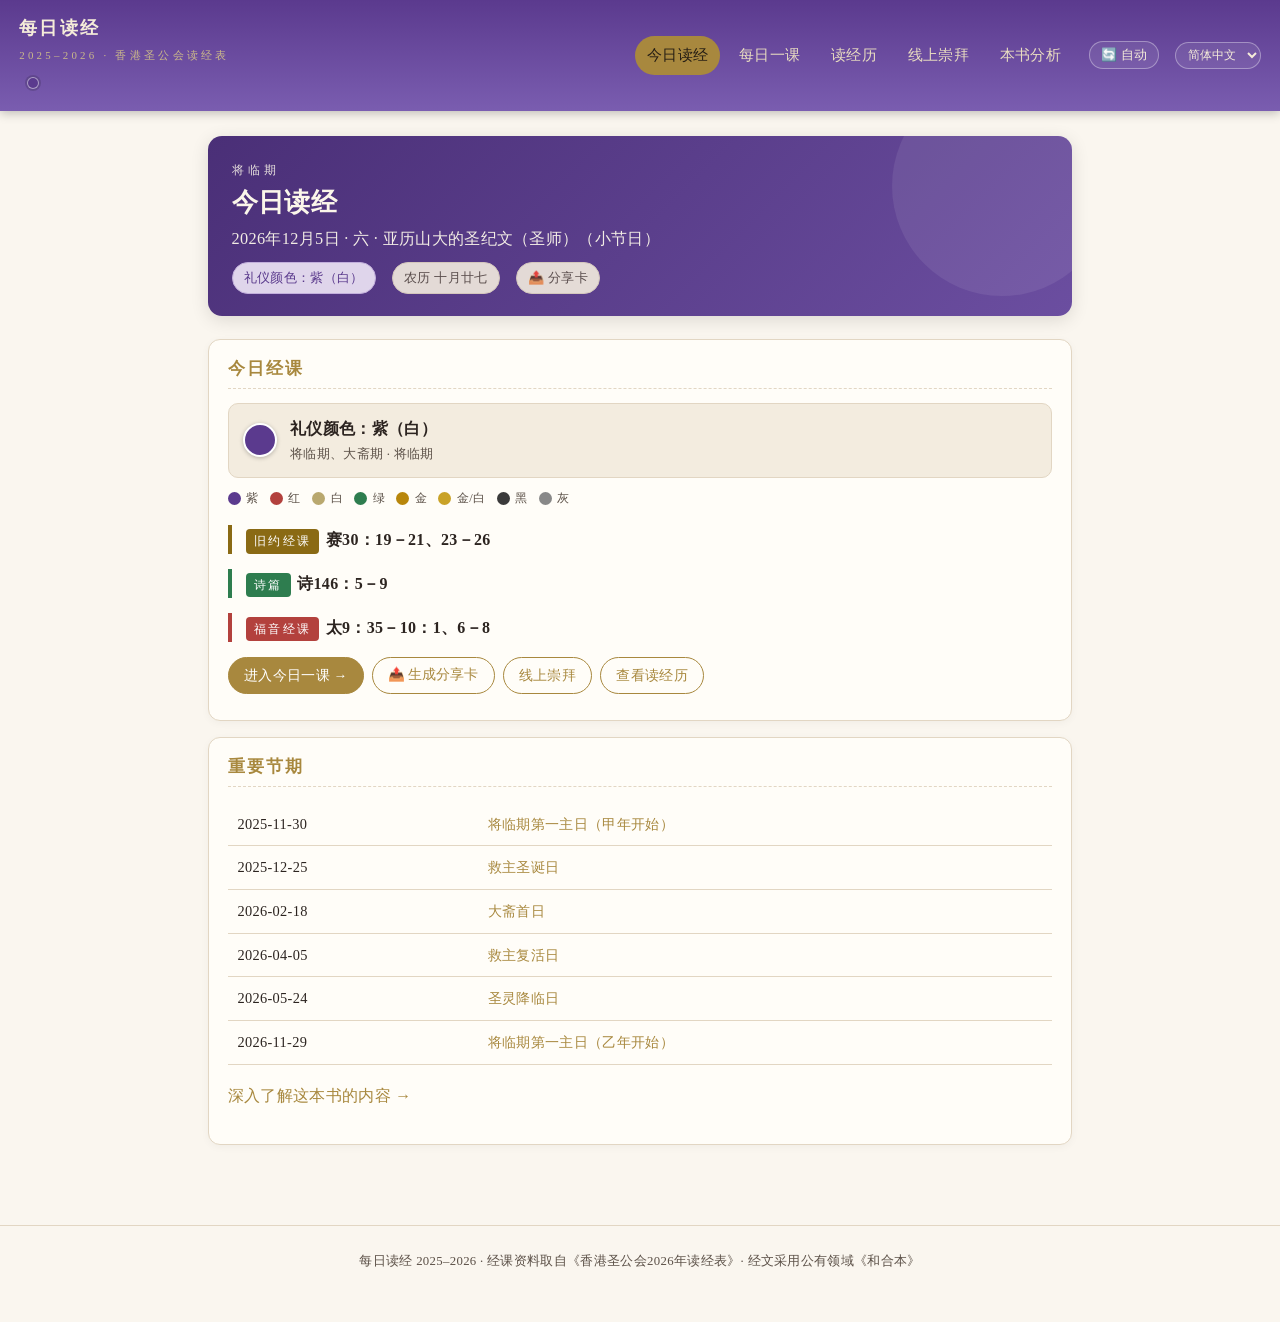
<file: index.html>
<!DOCTYPE html>
<html lang="zh-Hans">
<head>
<meta charset="UTF-8">
<meta name="viewport" content="width=device-width, initial-scale=1">
<title>今日读经 · 每日读经 2025–2026</title>
<link rel="stylesheet" href="css/style.css?v20260813c">
</head>
<body>
<header class="site" id="site-header"></header>
<main id="app">
  <div id="hero"></div>
  <div id="today"></div>
  <div id="quick"></div>
</main>
<div class="modal-overlay hidden" id="share-modal">
  <div class="modal">
    <h3>今日读经分享卡</h3>
    <div class="card-preview"><img id="share-card-img" alt="今日读经分享卡"></div>
    <div class="btnrow">
      <button class="btn primary" id="share-save">💾 保存图片</button>
      <button class="btn" id="share-share">📤 分享</button>
      <button class="btn" id="share-close">关闭</button>
    </div>
    <p class="note" id="share-status"></p>
    <p class="note" id="share-longpress"></p>
  </div>
</div>
<footer class="site">
  每日读经 2025–2026 · 经课资料取自《香港圣公会2026年读经表》· 经文采用公有领域《和合本》
</footer>
<script src="js/zhconv.js?v20260813c"></script>
<script src="js/i18n.js?v20260813c"></script>
<script src="js/common.js?v20260813c"></script>
<script src="js/refs.js?v20260813c"></script>
<script src="js/bible.js?v20260813c"></script>
<script src="js/edge-tts.js?v20260813c"></script>
<script src="js/tts.js?v20260813c"></script>
<script src="js/commentary.js?v20260813c"></script>
<script src="js/sharecard.js?v20260813c"></script>
<script src="js/index.js?v20260813c"></script>
</body>
</html>
</file>
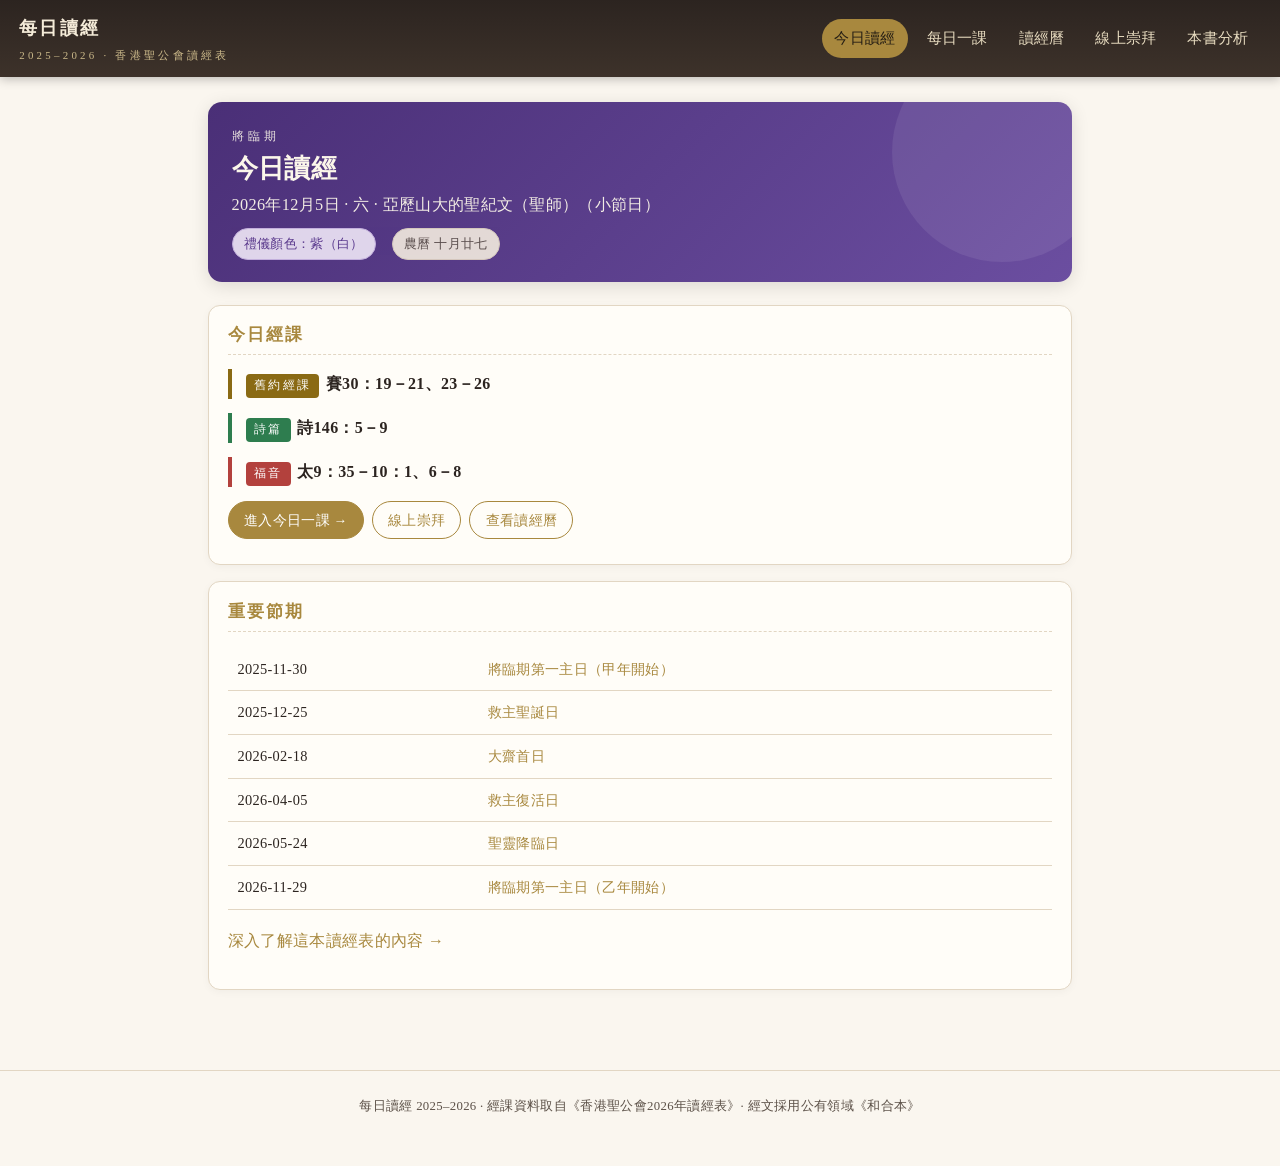
<file: site/index.html>
<!DOCTYPE html>
<html lang="zh-Hant">
<head>
<meta charset="UTF-8">
<meta name="viewport" content="width=device-width, initial-scale=1">
<title>今日讀經 · 每日讀經 2025–2026</title>
<link rel="stylesheet" href="css/style.css">
</head>
<body>
<header class="site" id="site-header"></header>
<main id="app">
  <div id="hero"></div>
  <div id="today"></div>
  <div id="quick"></div>
</main>
<footer class="site">
  每日讀經 2025–2026 · 經課資料取自《香港聖公會2026年讀經表》· 經文採用公有領域《和合本》
</footer>
<script src="js/common.js"></script>
<script src="js/refs.js"></script>
<script src="js/bible.js"></script>
<script src="js/tts.js"></script>
<script src="js/commentary.js"></script>
<script src="js/index.js"></script>
</body>
</html>
</file>
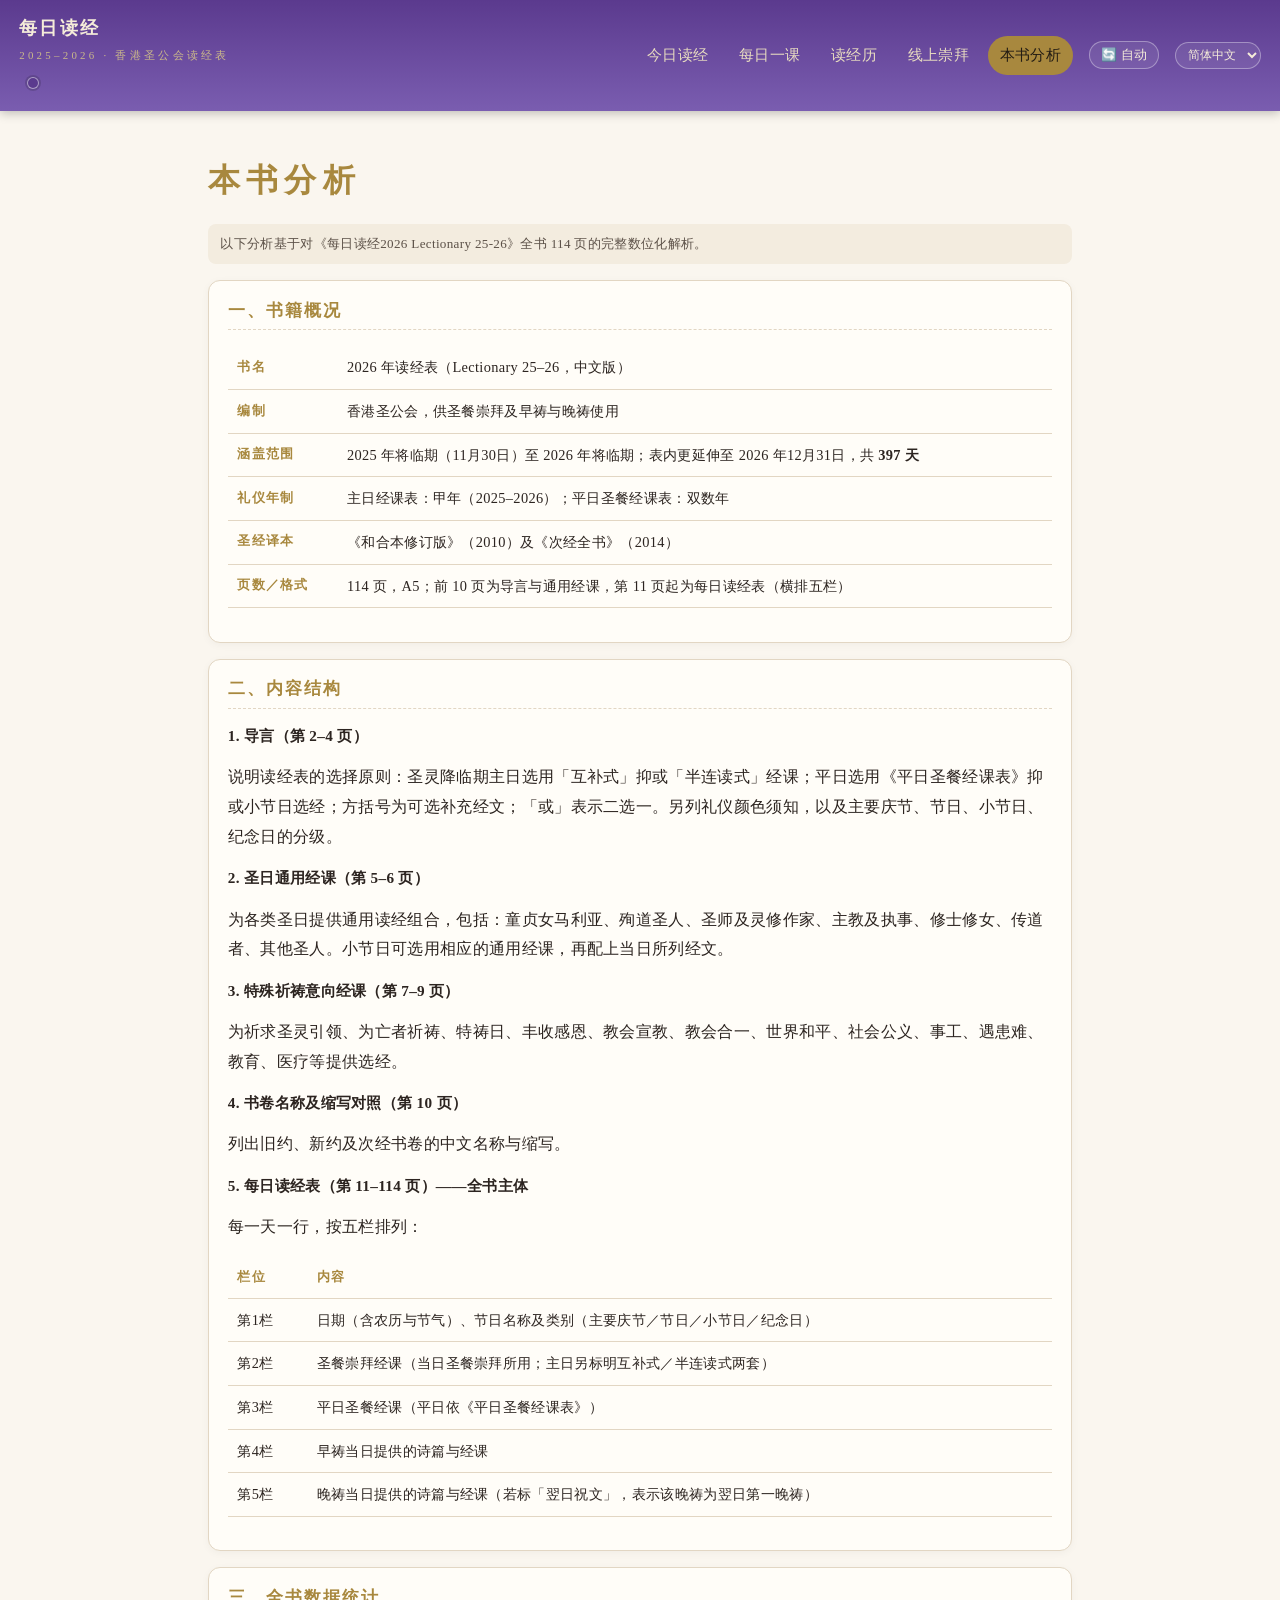
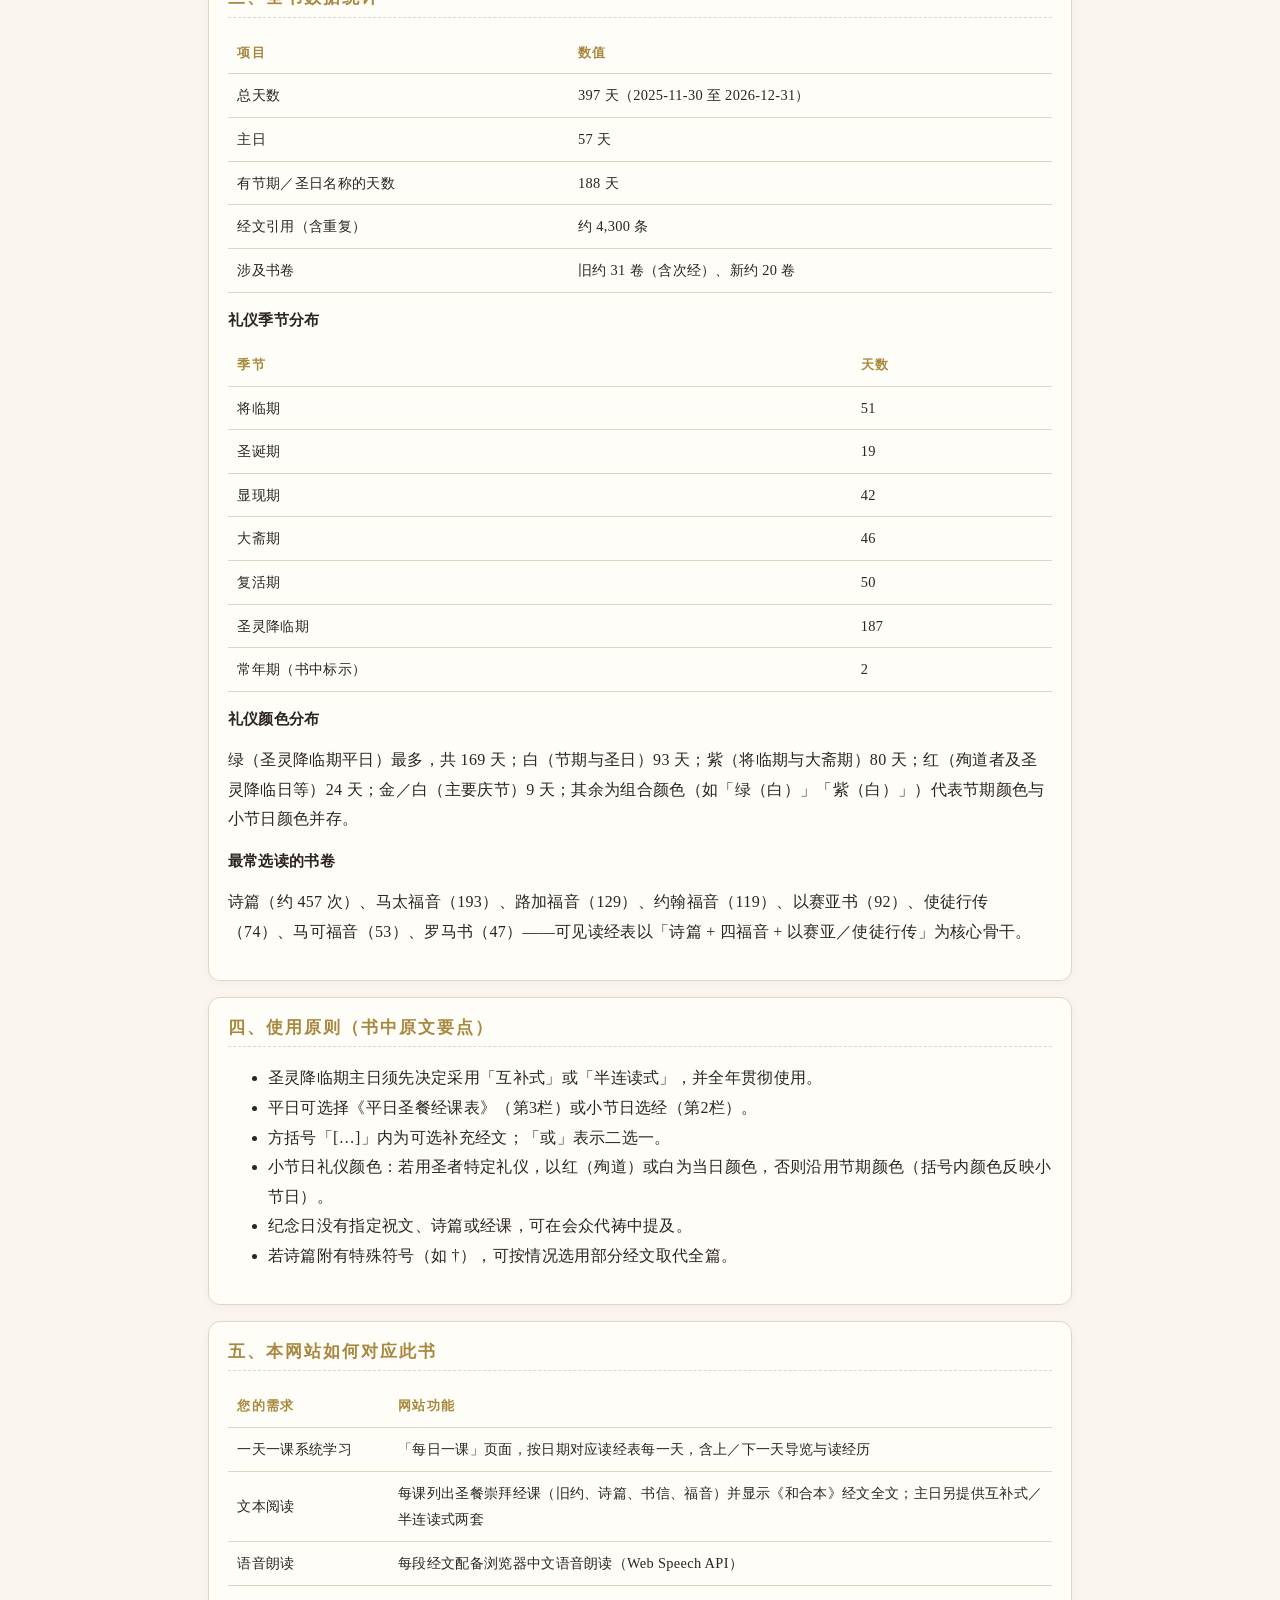
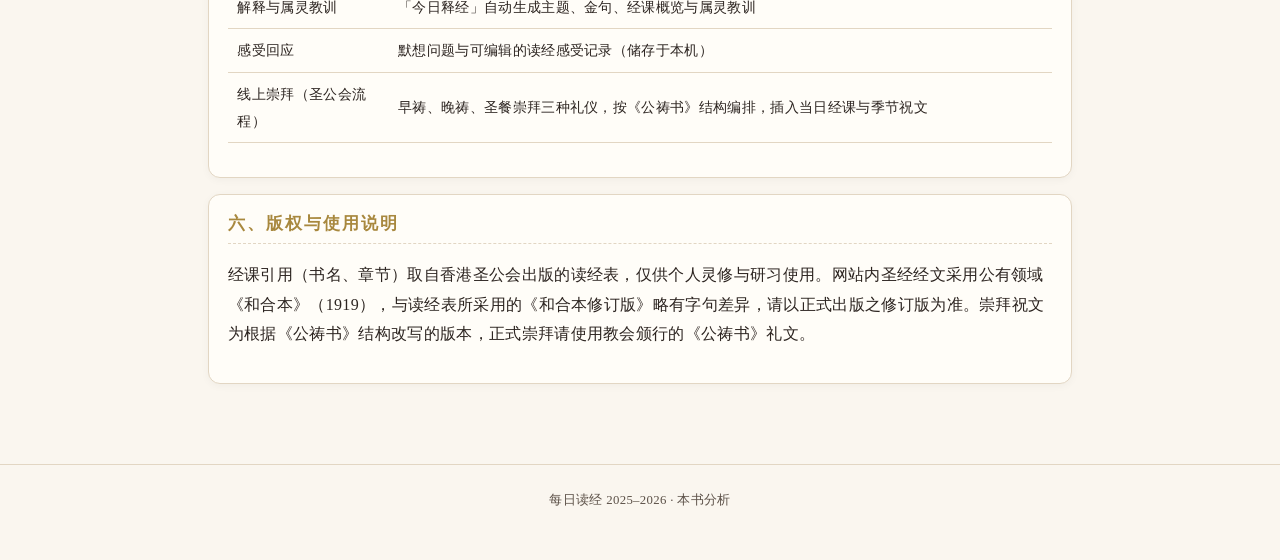
<file: about.html>
<!DOCTYPE html>
<html lang="zh-Hans">
<head>
<meta charset="UTF-8">
<meta name="viewport" content="width=device-width, initial-scale=1">
<title>本书分析 · 每日读经 2025–2026</title>
<link rel="stylesheet" href="css/style.css?v20260813c">
</head>
<body>
<header class="site" id="site-header"></header>
<main>
  <h1 style="color:var(--gold);letter-spacing:.2em">本书分析</h1>
  <p class="note">以下分析基于对《每日读经2026 Lectionary 25-26》全书 114 页的完整数位化解析。</p>

  <section class="card">
    <h2>一、书籍概况</h2>
    <table class="stats">
      <tr><th>书名</th><td>2026 年读经表（Lectionary 25–26，中文版）</td></tr>
      <tr><th>编制</th><td>香港圣公会，供圣餐崇拜及早祷与晚祷使用</td></tr>
      <tr><th>涵盖范围</th><td>2025 年将临期（11月30日）至 2026 年将临期；表内更延伸至 2026 年12月31日，共 <b>397 天</b></td></tr>
      <tr><th>礼仪年制</th><td>主日经课表：甲年（2025–2026）；平日圣餐经课表：双数年</td></tr>
      <tr><th>圣经译本</th><td>《和合本修订版》（2010）及《次经全书》（2014）</td></tr>
      <tr><th>页数／格式</th><td>114 页，A5；前 10 页为导言与通用经课，第 11 页起为每日读经表（横排五栏）</td></tr>
    </table>
  </section>

  <section class="card">
    <h2>二、内容结构</h2>
    <h3>1. 导言（第 2–4 页）</h3>
    <p>说明读经表的选择原则：圣灵降临期主日选用「互补式」抑或「半连读式」经课；平日选用《平日圣餐经课表》抑或小节日选经；方括号为可选补充经文；「或」表示二选一。另列礼仪颜色须知，以及主要庆节、节日、小节日、纪念日的分级。</p>
    <h3>2. 圣日通用经课（第 5–6 页）</h3>
    <p>为各类圣日提供通用读经组合，包括：童贞女马利亚、殉道圣人、圣师及灵修作家、主教及执事、修士修女、传道者、其他圣人。小节日可选用相应的通用经课，再配上当日所列经文。</p>
    <h3>3. 特殊祈祷意向经课（第 7–9 页）</h3>
    <p>为祈求圣灵引领、为亡者祈祷、特祷日、丰收感恩、教会宣教、教会合一、世界和平、社会公义、事工、遇患难、教育、医疗等提供选经。</p>
    <h3>4. 书卷名称及缩写对照（第 10 页）</h3>
    <p>列出旧约、新约及次经书卷的中文名称与缩写。</p>
    <h3>5. 每日读经表（第 11–114 页）——全书主体</h3>
    <p>每一天一行，按五栏排列：</p>
    <table class="stats">
      <tr><th>栏位</th><th>内容</th></tr>
      <tr><td>第1栏</td><td>日期（含农历与节气）、节日名称及类别（主要庆节／节日／小节日／纪念日）</td></tr>
      <tr><td>第2栏</td><td>圣餐崇拜经课（当日圣餐崇拜所用；主日另标明互补式／半连读式两套）</td></tr>
      <tr><td>第3栏</td><td>平日圣餐经课（平日依《平日圣餐经课表》）</td></tr>
      <tr><td>第4栏</td><td>早祷当日提供的诗篇与经课</td></tr>
      <tr><td>第5栏</td><td>晚祷当日提供的诗篇与经课（若标「翌日祝文」，表示该晚祷为翌日第一晚祷）</td></tr>
    </table>
  </section>

  <section class="card">
    <h2>三、全书数据统计</h2>
    <table class="stats">
      <tr><th>项目</th><th>数值</th></tr>
      <tr><td>总天数</td><td>397 天（2025-11-30 至 2026-12-31）</td></tr>
      <tr><td>主日</td><td>57 天</td></tr>
      <tr><td>有节期／圣日名称的天数</td><td>188 天</td></tr>
      <tr><td>经文引用（含重复）</td><td>约 4,300 条</td></tr>
      <tr><td>涉及书卷</td><td>旧约 31 卷（含次经）、新约 20 卷</td></tr>
    </table>
    <h3>礼仪季节分布</h3>
    <table class="stats">
      <tr><th>季节</th><th>天数</th></tr>
      <tr><td>将临期</td><td>51</td></tr>
      <tr><td>圣诞期</td><td>19</td></tr>
      <tr><td>显现期</td><td>42</td></tr>
      <tr><td>大斋期</td><td>46</td></tr>
      <tr><td>复活期</td><td>50</td></tr>
      <tr><td>圣灵降临期</td><td>187</td></tr>
      <tr><td>常年期（书中标示）</td><td>2</td></tr>
    </table>
    <h3>礼仪颜色分布</h3>
    <p>绿（圣灵降临期平日）最多，共 169 天；白（节期与圣日）93 天；紫（将临期与大斋期）80 天；红（殉道者及圣灵降临日等）24 天；金／白（主要庆节）9 天；其余为组合颜色（如「绿（白）」「紫（白）」）代表节期颜色与小节日颜色并存。</p>
    <h3>最常选读的书卷</h3>
    <p>诗篇（约 457 次）、马太福音（193）、路加福音（129）、约翰福音（119）、以赛亚书（92）、使徒行传（74）、马可福音（53）、罗马书（47）——可见读经表以「诗篇 + 四福音 + 以赛亚／使徒行传」为核心骨干。</p>
  </section>

  <section class="card">
    <h2>四、使用原则（书中原文要点）</h2>
    <ul>
      <li>圣灵降临期主日须先决定采用「互补式」或「半连读式」，并全年贯彻使用。</li>
      <li>平日可选择《平日圣餐经课表》（第3栏）或小节日选经（第2栏）。</li>
      <li>方括号「[…]」内为可选补充经文；「或」表示二选一。</li>
      <li>小节日礼仪颜色：若用圣者特定礼仪，以红（殉道）或白为当日颜色，否则沿用节期颜色（括号内颜色反映小节日）。</li>
      <li>纪念日没有指定祝文、诗篇或经课，可在会众代祷中提及。</li>
      <li>若诗篇附有特殊符号（如 †），可按情况选用部分经文取代全篇。</li>
    </ul>
  </section>

  <section class="card">
    <h2>五、本网站如何对应此书</h2>
    <table class="stats">
      <tr><th>您的需求</th><th>网站功能</th></tr>
      <tr><td>一天一课系统学习</td><td>「每日一课」页面，按日期对应读经表每一天，含上／下一天导览与读经历</td></tr>
      <tr><td>文本阅读</td><td>每课列出圣餐崇拜经课（旧约、诗篇、书信、福音）并显示《和合本》经文全文；主日另提供互补式／半连读式两套</td></tr>
      <tr><td>语音朗读</td><td>每段经文配备浏览器中文语音朗读（Web Speech API）</td></tr>
      <tr><td>解释与属灵教训</td><td>「今日释经」自动生成主题、金句、经课概览与属灵教训</td></tr>
      <tr><td>感受回应</td><td>默想问题与可编辑的读经感受记录（储存于本机）</td></tr>
      <tr><td>线上崇拜（圣公会流程）</td><td>早祷、晚祷、圣餐崇拜三种礼仪，按《公祷书》结构编排，插入当日经课与季节祝文</td></tr>
    </table>
  </section>

  <section class="card">
    <h2>六、版权与使用说明</h2>
    <p>经课引用（书名、章节）取自香港圣公会出版的读经表，仅供个人灵修与研习使用。网站内圣经经文采用公有领域《和合本》（1919），与读经表所采用的《和合本修订版》略有字句差异，请以正式出版之修订版为准。崇拜祝文为根据《公祷书》结构改写的版本，正式崇拜请使用教会颁行的《公祷书》礼文。</p>
  </section>
</main>
<footer class="site">每日读经 2025–2026 · 本书分析</footer>
<script src="js/zhconv.js?v20260813c"></script>
<script src="js/i18n.js?v20260813c"></script>
<script src="js/common.js?v20260813c"></script>
<script src="js/about.js?v20260813c"></script>
</body>
</html>
</file>
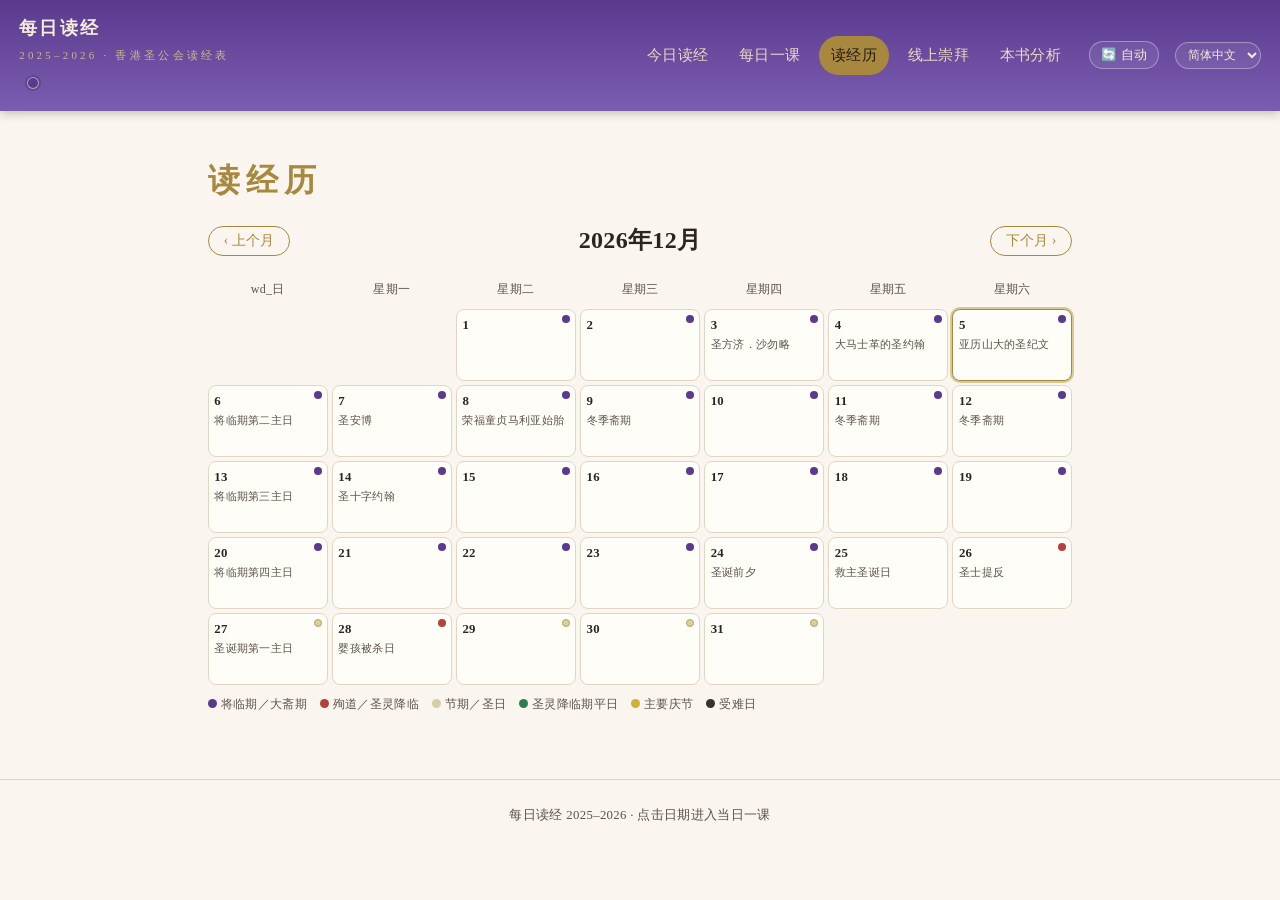
<file: calendar.html>
<!DOCTYPE html>
<html lang="zh-Hans">
<head>
<meta charset="UTF-8">
<meta name="viewport" content="width=device-width, initial-scale=1">
<title>读经历 · 每日读经 2025–2026</title>
<link rel="stylesheet" href="css/style.css?v20260813c">
</head>
<body>
<header class="site" id="site-header"></header>
<main>
  <h1 style="color:var(--gold);letter-spacing:.2em">读经历</h1>
  <div class="month-nav">
    <button class="btn" id="prev-month">‹ 上个月</button>
    <h2 id="month-title"></h2>
    <button class="btn" id="next-month">下个月 ›</button>
  </div>
  <div class="grid" id="grid"></div>
  <div class="cal-legend" id="legend"></div>
</main>
<footer class="site">每日读经 2025–2026 · 点击日期进入当日一课</footer>
<script src="js/zhconv.js?v20260813c"></script>
<script src="js/i18n.js?v20260813c"></script>
<script src="js/common.js?v20260813c"></script>
<script src="js/calendar.js?v20260813c"></script>
</body>
</html>
</file>
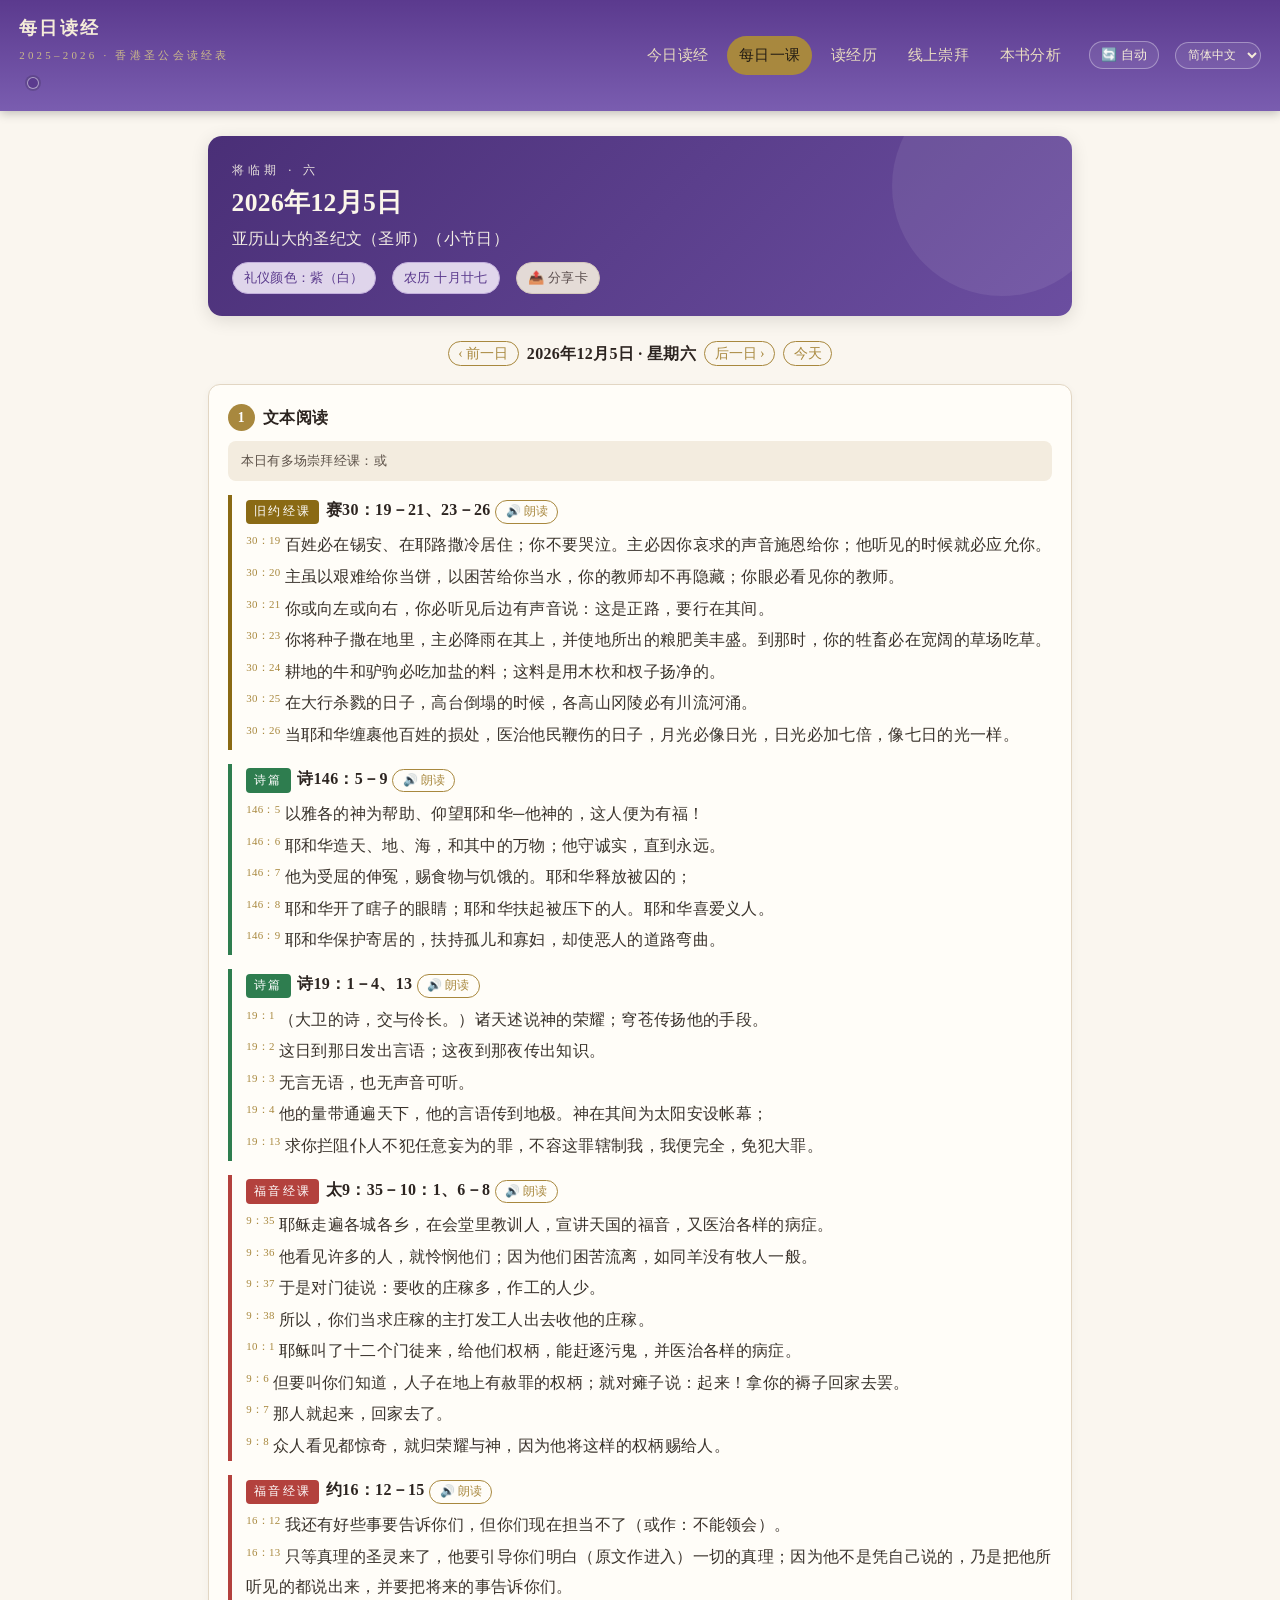
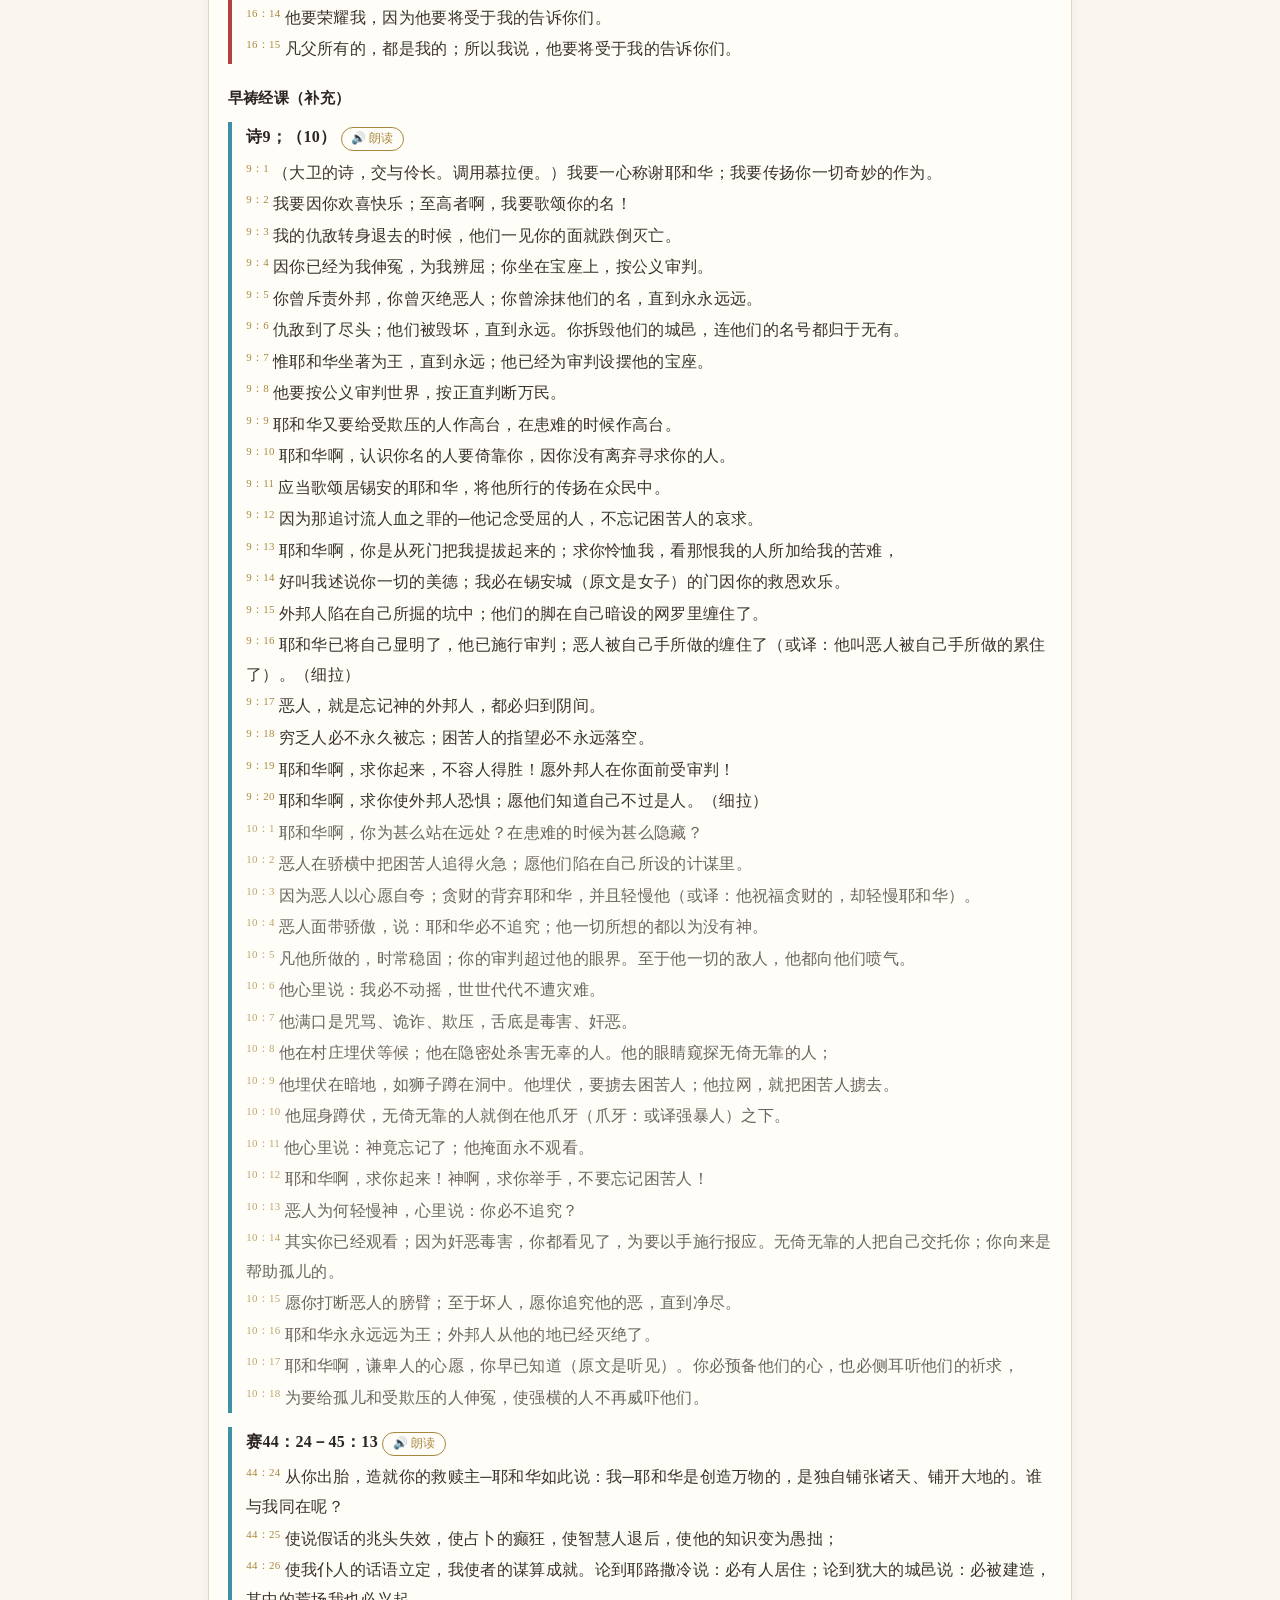
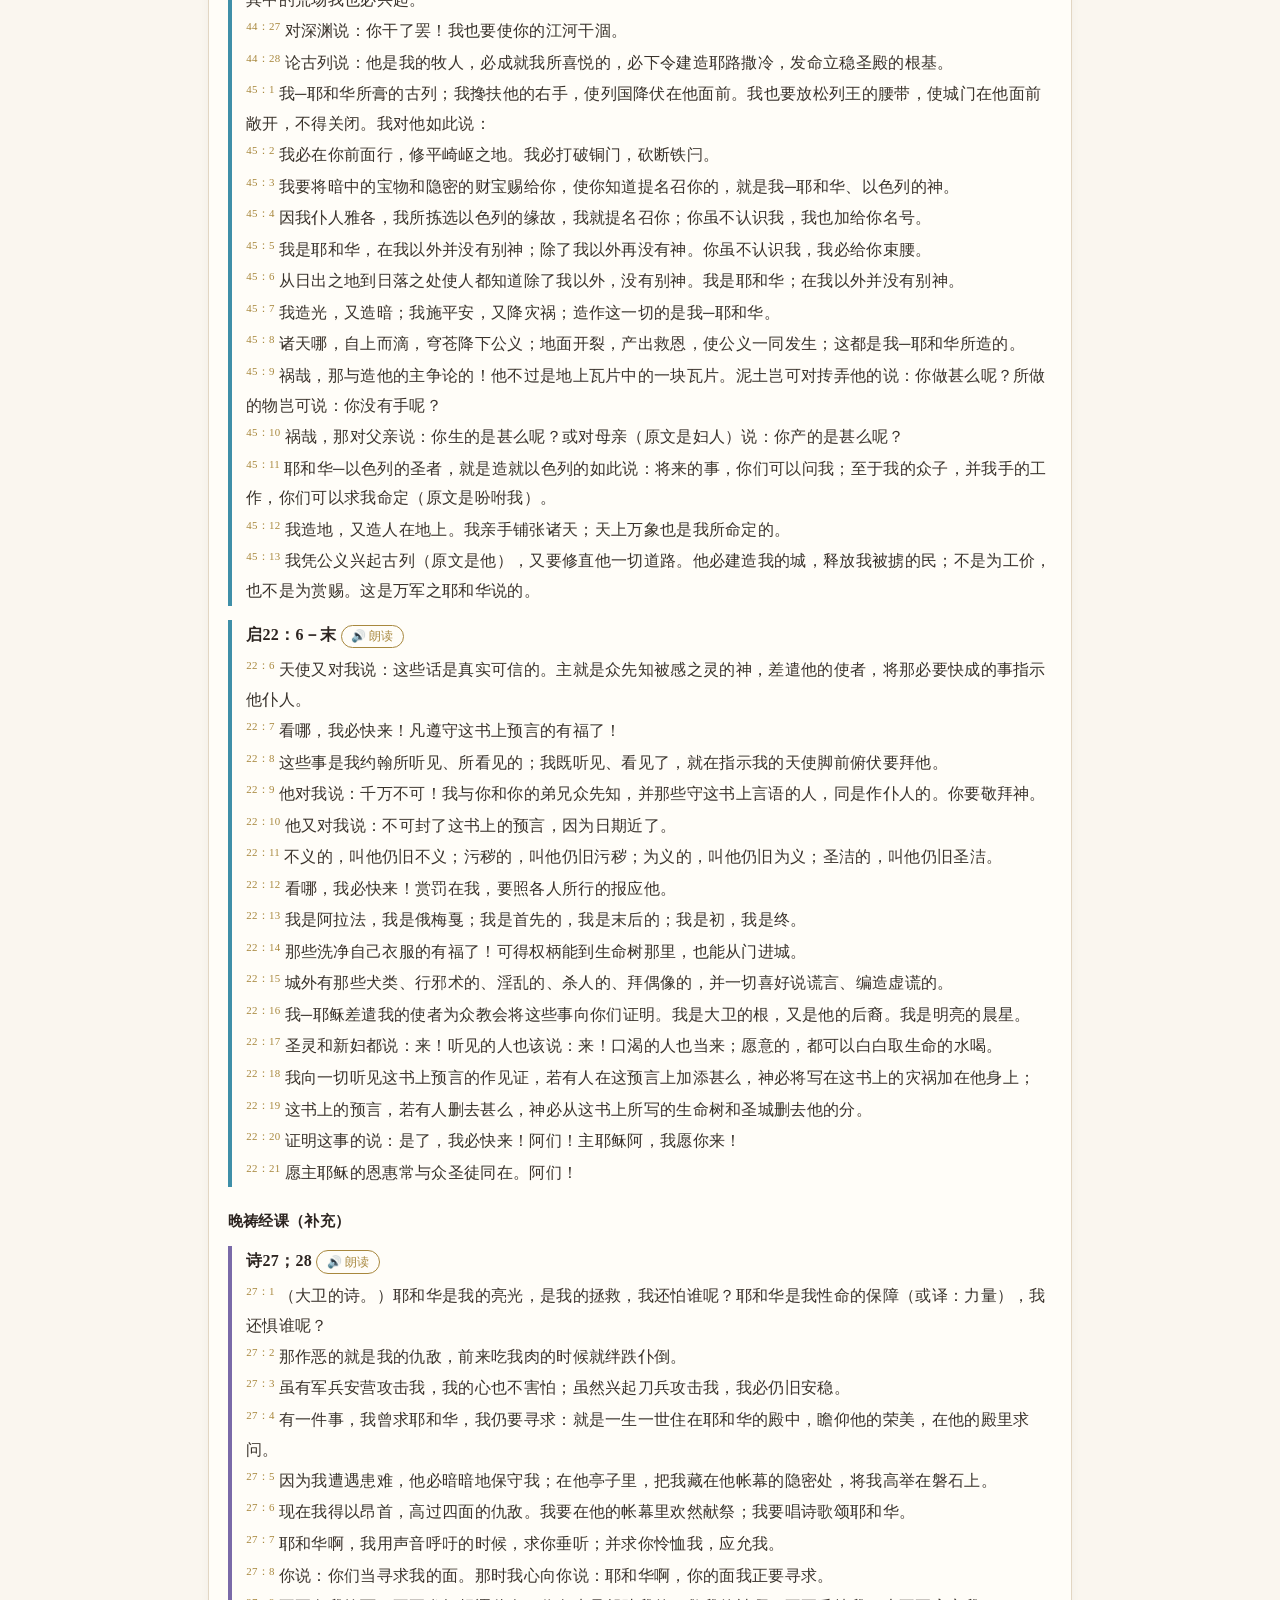
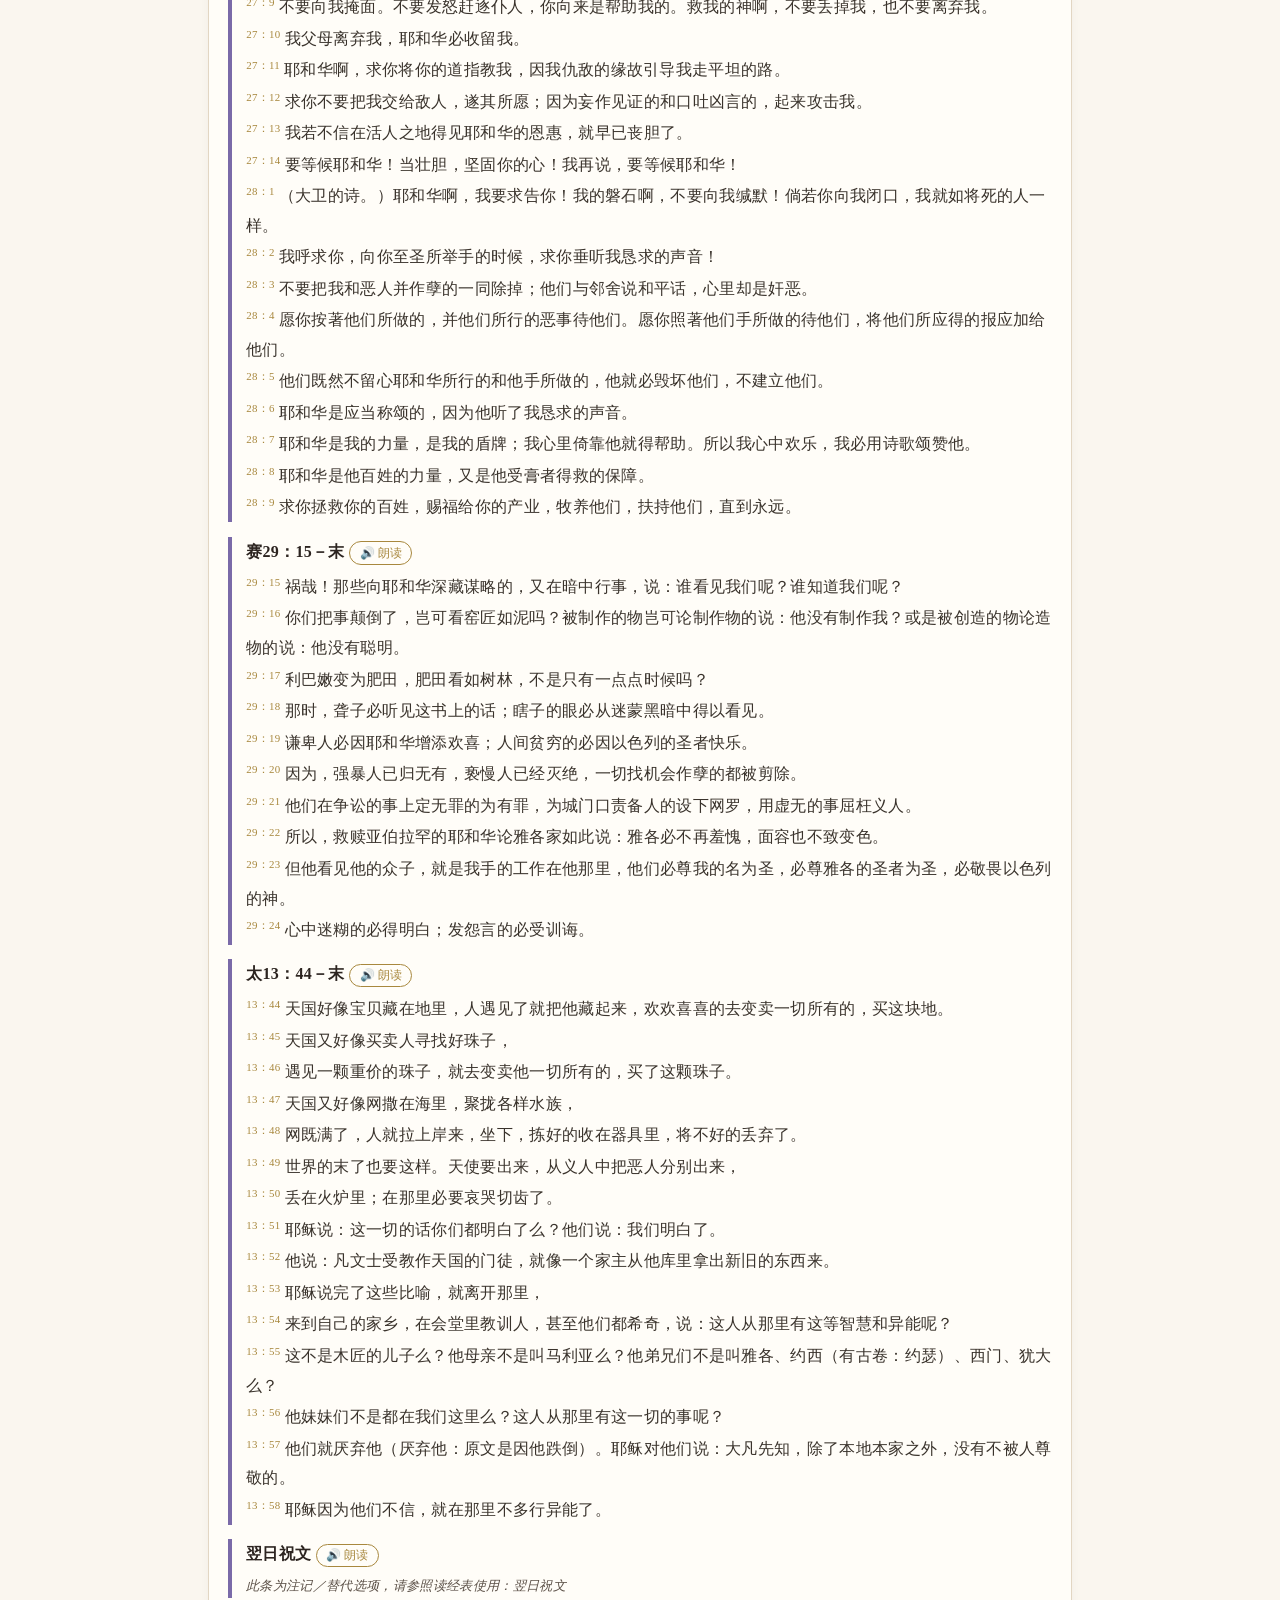
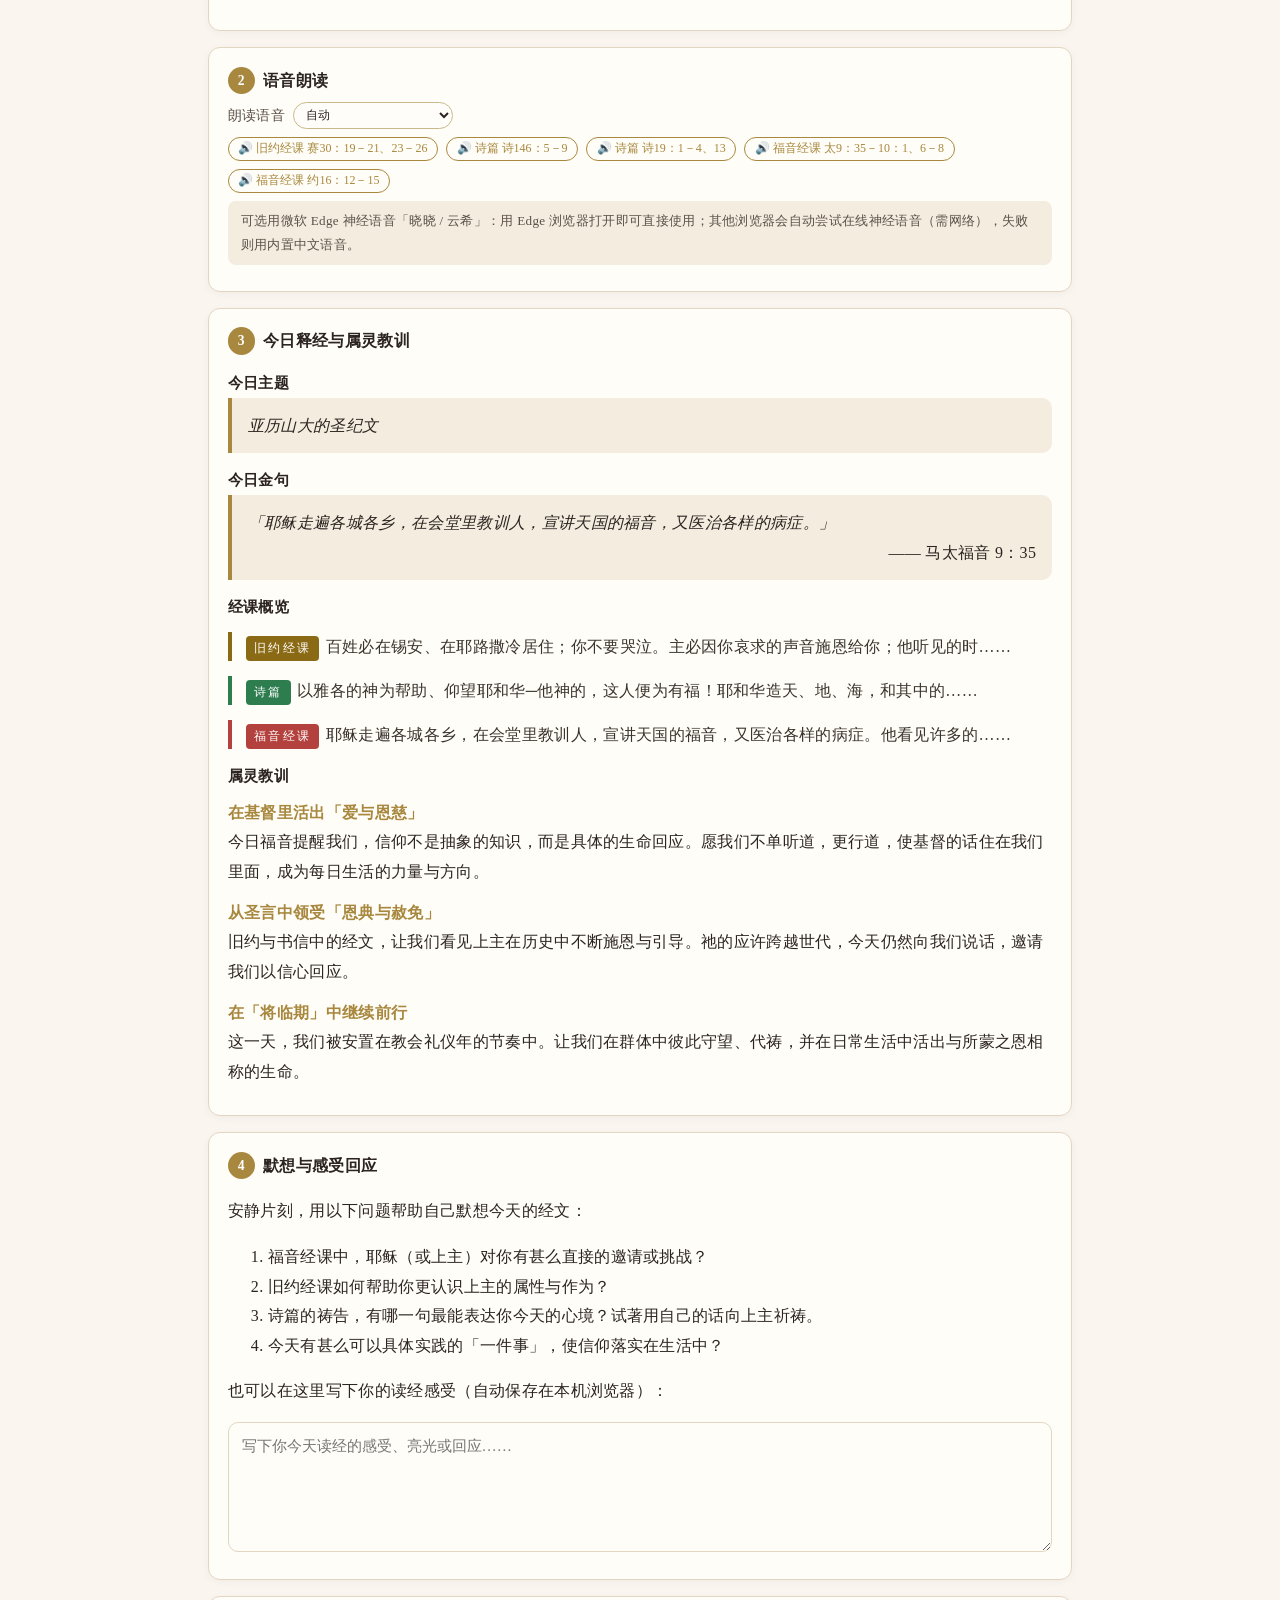
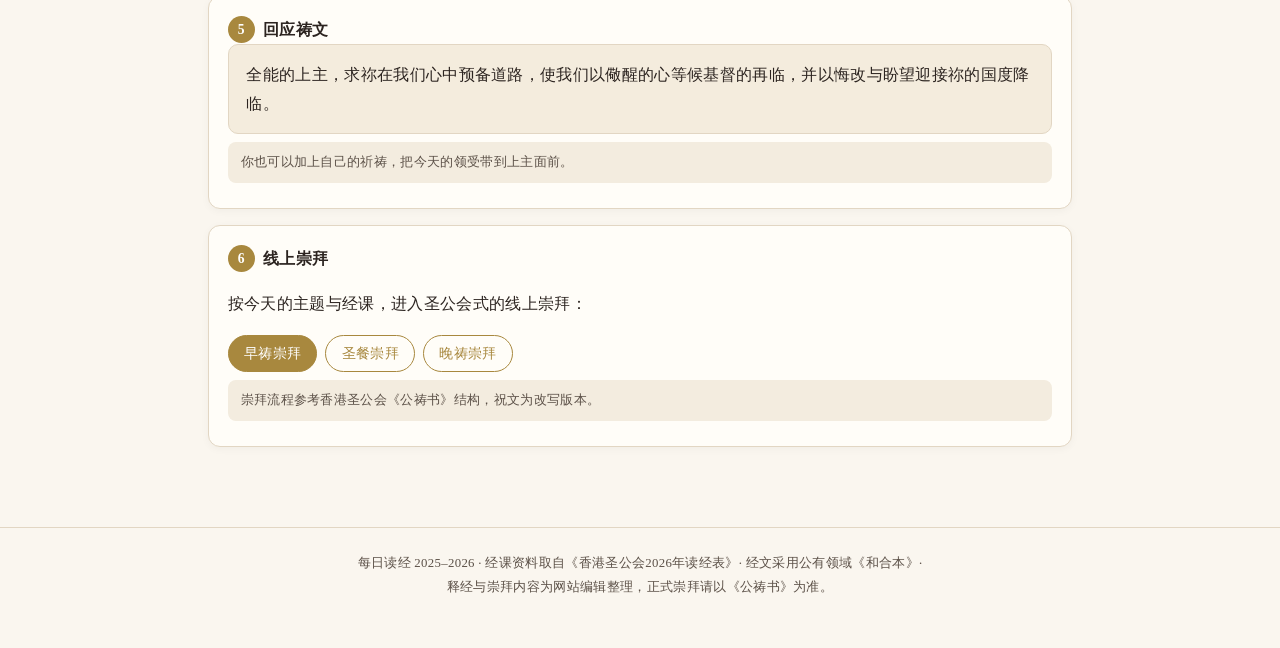
<file: lesson.html>
<!DOCTYPE html>
<html lang="zh-Hans">
<head>
<meta charset="UTF-8">
<meta name="viewport" content="width=device-width, initial-scale=1">
<title>每日一课 · 每日读经 2025–2026</title>
<link rel="stylesheet" href="css/style.css?v20260813c">
</head>
<body>
<header class="site" id="site-header"></header>
<main id="app">
  <div id="banner"></div>
  <div id="navdate"></div>
  <div id="steps"></div>
</main>
<div class="modal-overlay hidden" id="share-modal">
  <div class="modal">
    <h3></h3>
    <div class="card-preview"><img id="share-card-img" alt=""></div>
    <div class="btnrow">
      <button class="btn primary" id="share-save">💾 保存图片</button>
      <button class="btn" id="share-share">📤 分享</button>
      <button class="btn" id="share-close">关闭</button>
    </div>
    <p class="note" id="share-status"></p>
    <p class="note" id="share-longpress"></p>
  </div>
</div>
<footer class="site">
  每日读经 2025–2026 · 经课资料取自《香港圣公会2026年读经表》· 经文采用公有领域《和合本》·<br>
  释经与崇拜内容为网站编辑整理，正式崇拜请以《公祷书》为准。
</footer>
<script src="js/zhconv.js?v20260813c"></script>
<script src="js/i18n.js?v20260813c"></script>
<script src="js/common.js?v20260813c"></script>
<script src="js/refs.js?v20260813c"></script>
<script src="js/bible.js?v20260813c"></script>
<script src="js/edge-tts.js?v20260813c"></script>
<script src="js/tts.js?v20260813c"></script>
<script src="js/commentary.js?v20260813c"></script>
<script src="js/sharecard.js?v20260813c"></script>
<script src="js/lesson.js?v20260813c"></script>
</body>
</html>
</file>
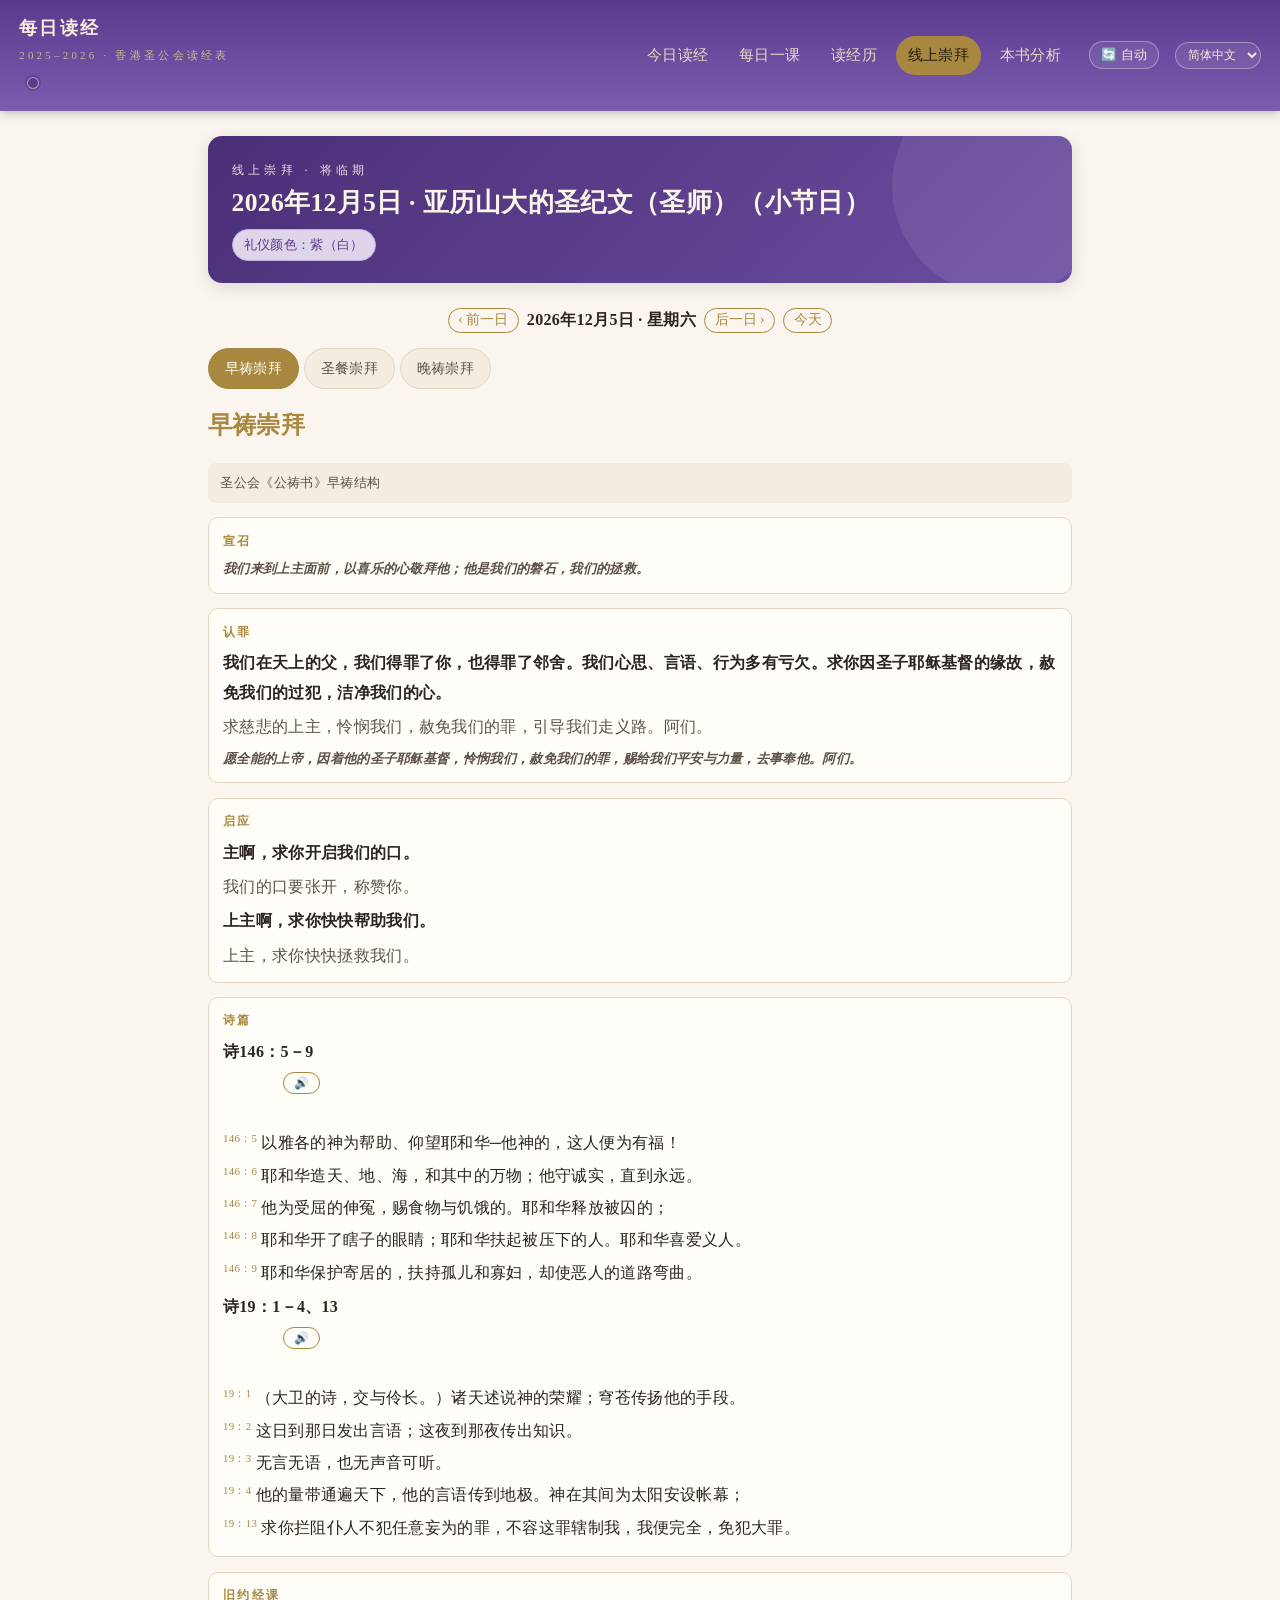
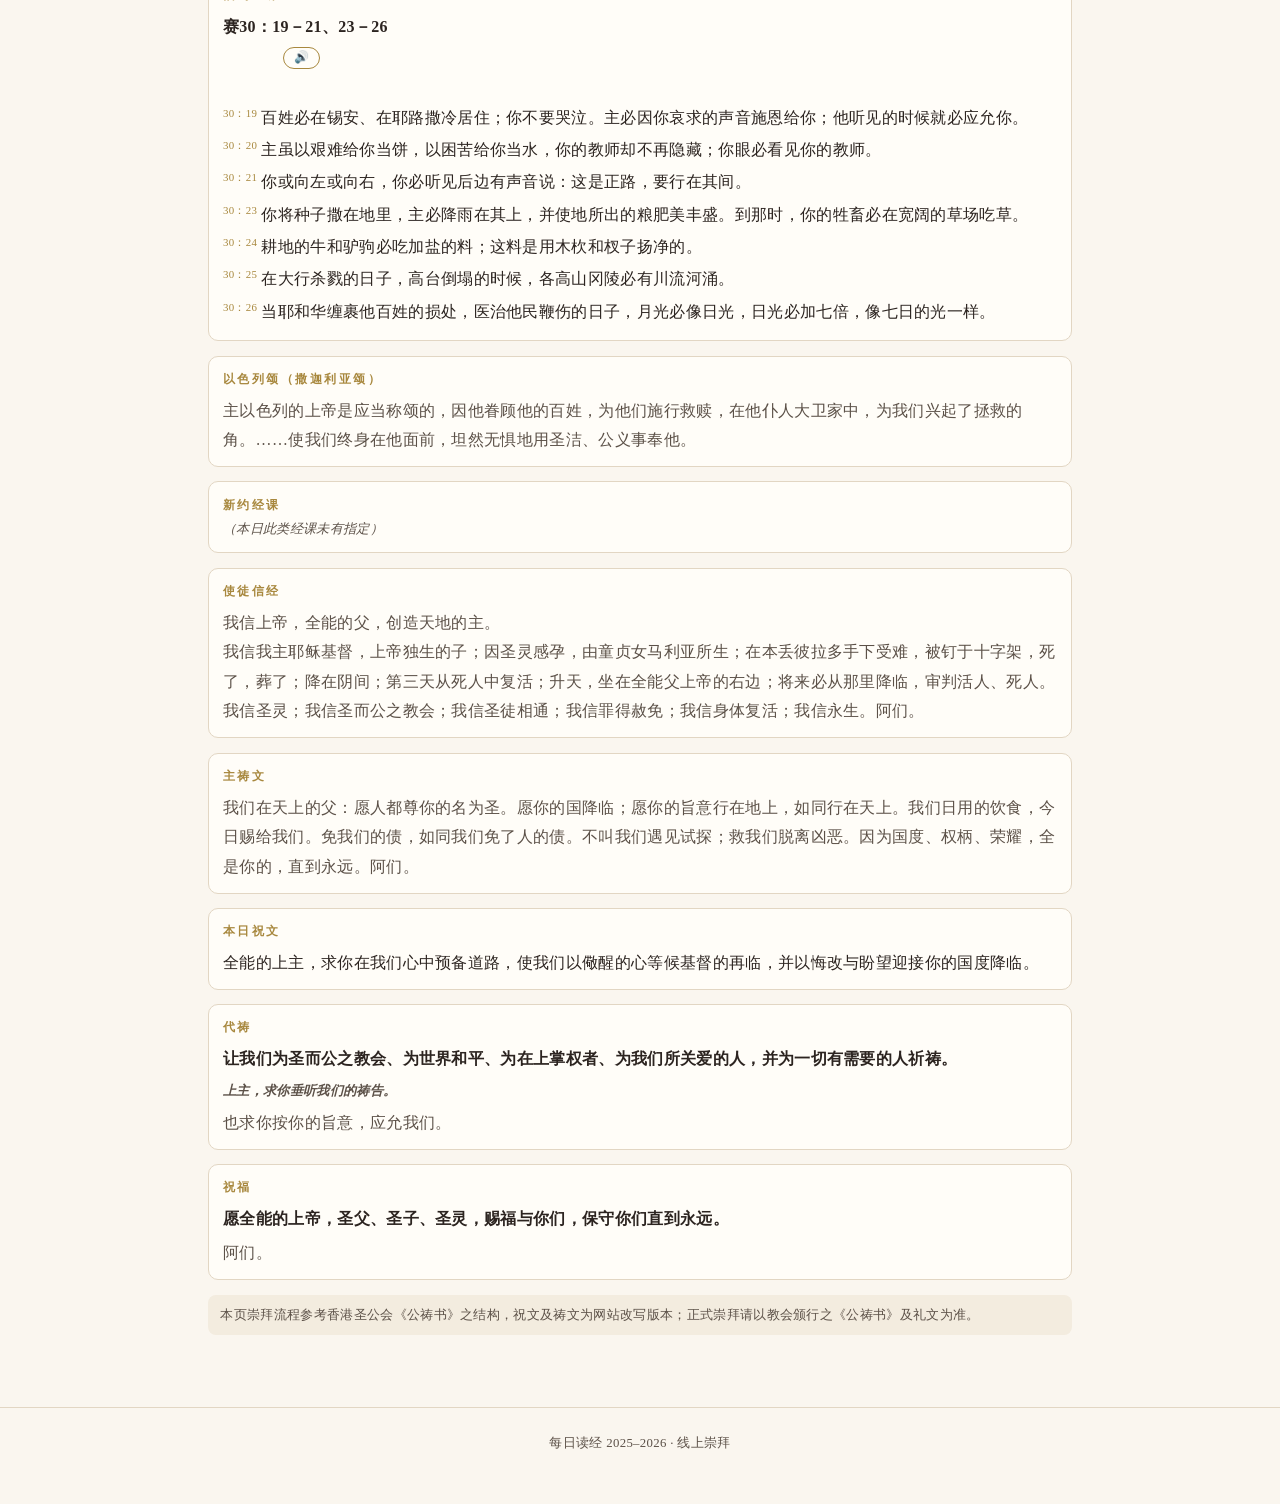
<file: worship.html>
<!DOCTYPE html>
<html lang="zh-Hans">
<head>
<meta charset="UTF-8">
<meta name="viewport" content="width=device-width, initial-scale=1">
<title>线上崇拜 · 每日读经 2025–2026</title>
<link rel="stylesheet" href="css/style.css?v20260813c">
</head>
<body>
<header class="site" id="site-header"></header>
<main>
  <div id="banner"></div>
  <div id="navdate"></div>
  <div class="tabs" id="modes"></div>
  <div id="liturgy"></div>
  <p class="note" id="worship-note"></p>
</main>
<footer class="site">每日读经 2025–2026 · 线上崇拜</footer>
<script src="js/zhconv.js?v20260813c"></script>
<script src="js/i18n.js?v20260813c"></script>
<script src="js/common.js?v20260813c"></script>
<script src="js/refs.js?v20260813c"></script>
<script src="js/bible.js?v20260813c"></script>
<script src="js/edge-tts.js?v20260813c"></script>
<script src="js/tts.js?v20260813c"></script>
<script src="js/liturgy.js?v20260813c"></script>
<script src="js/worship.js?v20260813c"></script>
</body>
</html>
</file>
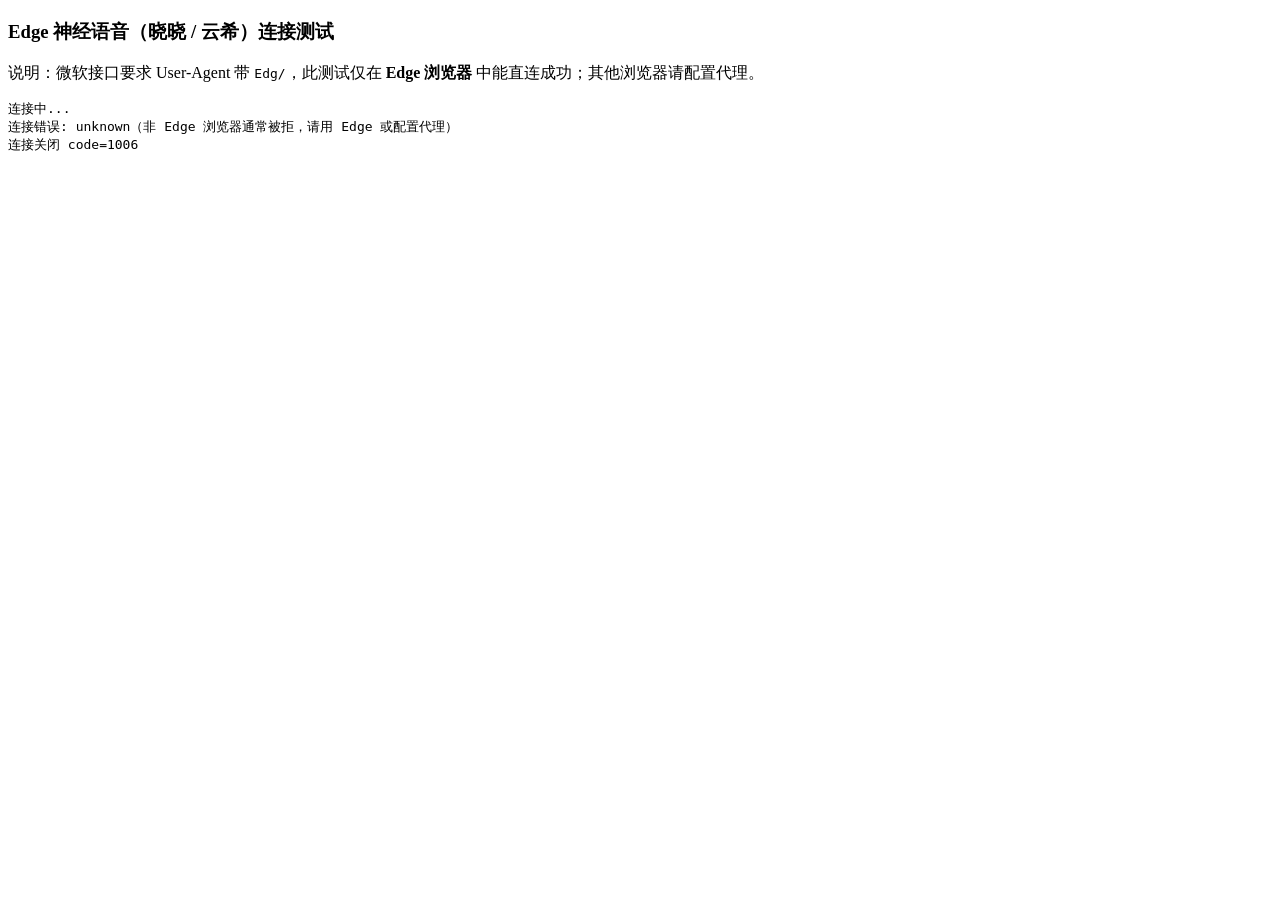
<file: analysis/edge_test.html>
<!DOCTYPE html><html lang="zh"><head><meta charset="utf-8"><title>Edge TTS Test</title></head>
<body>
<h3>Edge 神经语音（晓晓 / 云希）连接测试</h3>
<p>说明：微软接口要求 User-Agent 带 <code>Edg/</code>，此测试仅在 <b>Edge 浏览器</b> 中能直连成功；其他浏览器请配置代理。</p>
<div id="log" style="white-space:pre-wrap;font-family:monospace"></div>
<script>
const logEl = document.getElementById('log');
function log(s){ logEl.textContent += s + '\n'; console.log(s); }
const TRUSTED = '6A5AA1D4EAFF4E9FB37E23D68491D6F4';
async function secMsGec(){
  let t = Date.now() / 1000;
  t += 11644473600;           // Windows 纪元偏移（秒）
  t -= t % 300;               // 按 300 秒取整
  t *= 1e7;                   // 100ns 单位
  const hash = await crypto.subtle.digest('SHA-256', new TextEncoder().encode(Math.round(t).toString() + TRUSTED));
  return Array.from(new Uint8Array(hash)).map(b => b.toString(16).padStart(2, '0')).join('').toUpperCase();
}
function msg(path, type, payload){
  return 'X-Timestamp:' + new Date().toUTCString() + '\r\nContent-Type:' + type + '\r\nPath:' + path + '\r\n\r\n' + payload;
}
function getPath(head){
  for (const line of head.split('\r\n')) if (line.indexOf('Path:') === 0) return line.slice(5).trim();
  return null;
}
(async () => {
  try {
    const sec = await secMsGec();
    const url = 'wss://speech.platform.bing.com/consumer/speech/synthesize/readaloud/edge/v1?TrustedClientToken=' + TRUSTED
      + '&ConnectionId=' + crypto.randomUUID().replace(/-/g, '')
      + '&Sec-MS-GEC=' + sec + '&Sec-MS-GEC-Version=1-143.0.3650.75';
    log('连接中...');
    const ws = new WebSocket(url);
    ws.binaryType = 'arraybuffer';
    let audioChunks = [];
    let totalBytes = 0;
    const to = setTimeout(() => { log('超时，收到字节: ' + totalBytes); try{ws.close();}catch(e){} }, 12000);
    ws.onopen = () => {
      log('已连接 ✓');
      ws.send(msg('speech.config','application/json; charset=utf-8', JSON.stringify({context:{synthesis:{audio:{metadataoptions:{wordBoundaryEnabled:'true'},outputFormat:'audio-24khz-48kbitrate-mono-mp3'}}}})));
      setTimeout(()=>{
        const ssml = "<speak version='1.0' xmlns='http://www.w3.org/2001/10/synthesis' xml:lang='zh-CN'><voice name='Microsoft Server Speech Text to Speech Voice (zh-CN, XiaoxiaoNeural)'><prosody pitch='+0Hz' rate='+0%' volume='+0%'>愿你平安喜乐，这是每日读经的语音测试。</prosody></voice></speak>";
        ws.send(msg('ssml','application/ssml+xml', ssml));
      }, 400);
    };
    ws.onmessage = (ev) => {
      if (typeof ev.data === 'string') {
        const idx = ev.data.indexOf('\r\n\r\n');
        const head = idx >= 0 ? ev.data.slice(0, idx) : ev.data;
        if (getPath(head) === 'turn.end') {
          clearTimeout(to);
          log('成功！收到音频: ' + totalBytes + ' 字节');
          const blob = new Blob(audioChunks, {type:'audio/mpeg'});
          const u = URL.createObjectURL(blob);
          const a = new Audio(u);
          a.play().then(()=>log('正在播放 ✓ (晓晓)')).catch(e=>log('播放失败:'+e.message));
          ws.close();
        }
        return;
      }
      const buf = new Uint8Array(ev.data);
      if (buf.length < 2) return;
      const headerLen = (buf[0] << 8) | buf[1];
      if (headerLen + 2 > buf.length) return;
      const headStr = new TextDecoder().decode(buf.subarray(2, headerLen + 2));
      if (getPath(headStr) !== 'audio') return;
      const data = buf.subarray(headerLen + 2);
      if (data.length) { audioChunks.push(data); totalBytes += data.length; }
    };
    ws.onerror = (e) => { log('连接错误: ' + (e.message || 'unknown（非 Edge 浏览器通常被拒，请用 Edge 或配置代理）')); };
    ws.onclose = (e) => { if (e.code !== 1000) log('连接关闭 code=' + e.code); };
  } catch(e){ log('异常: ' + e.message); }
})();
</script></body></html>
</file>
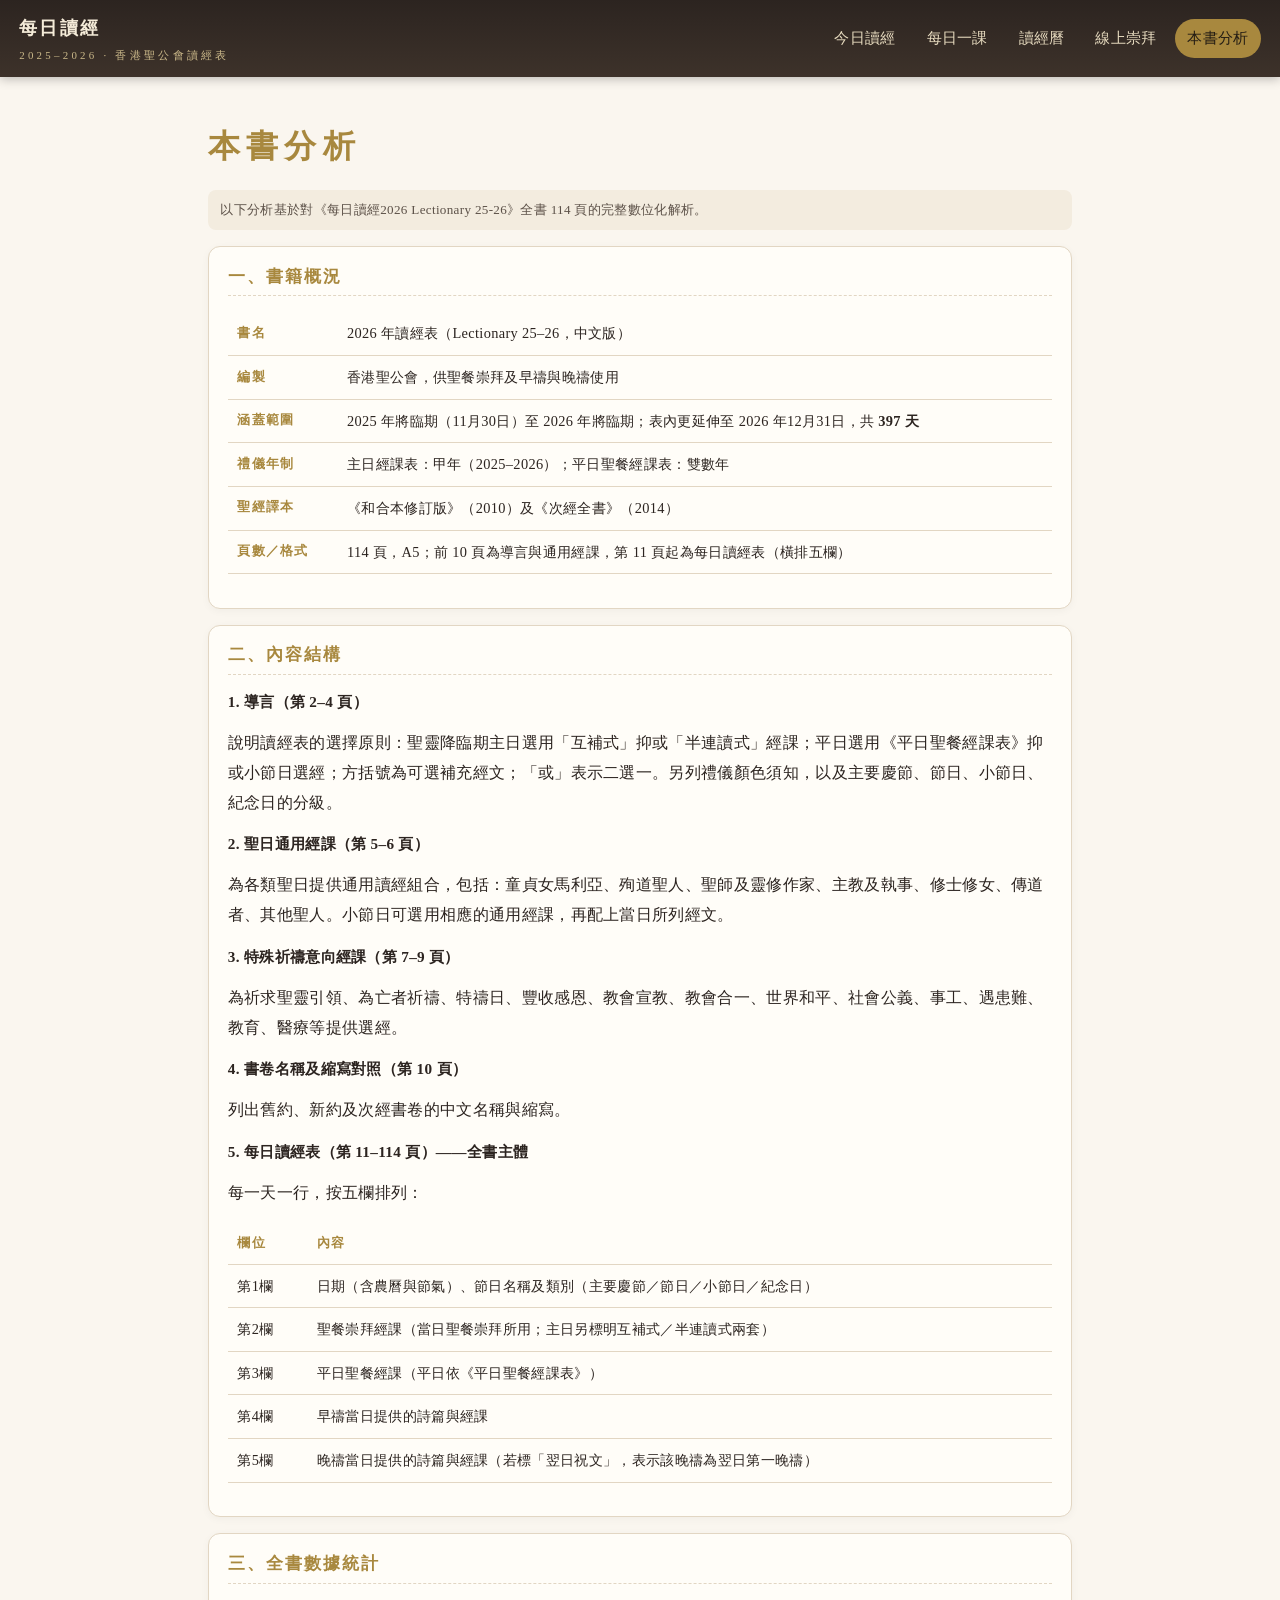
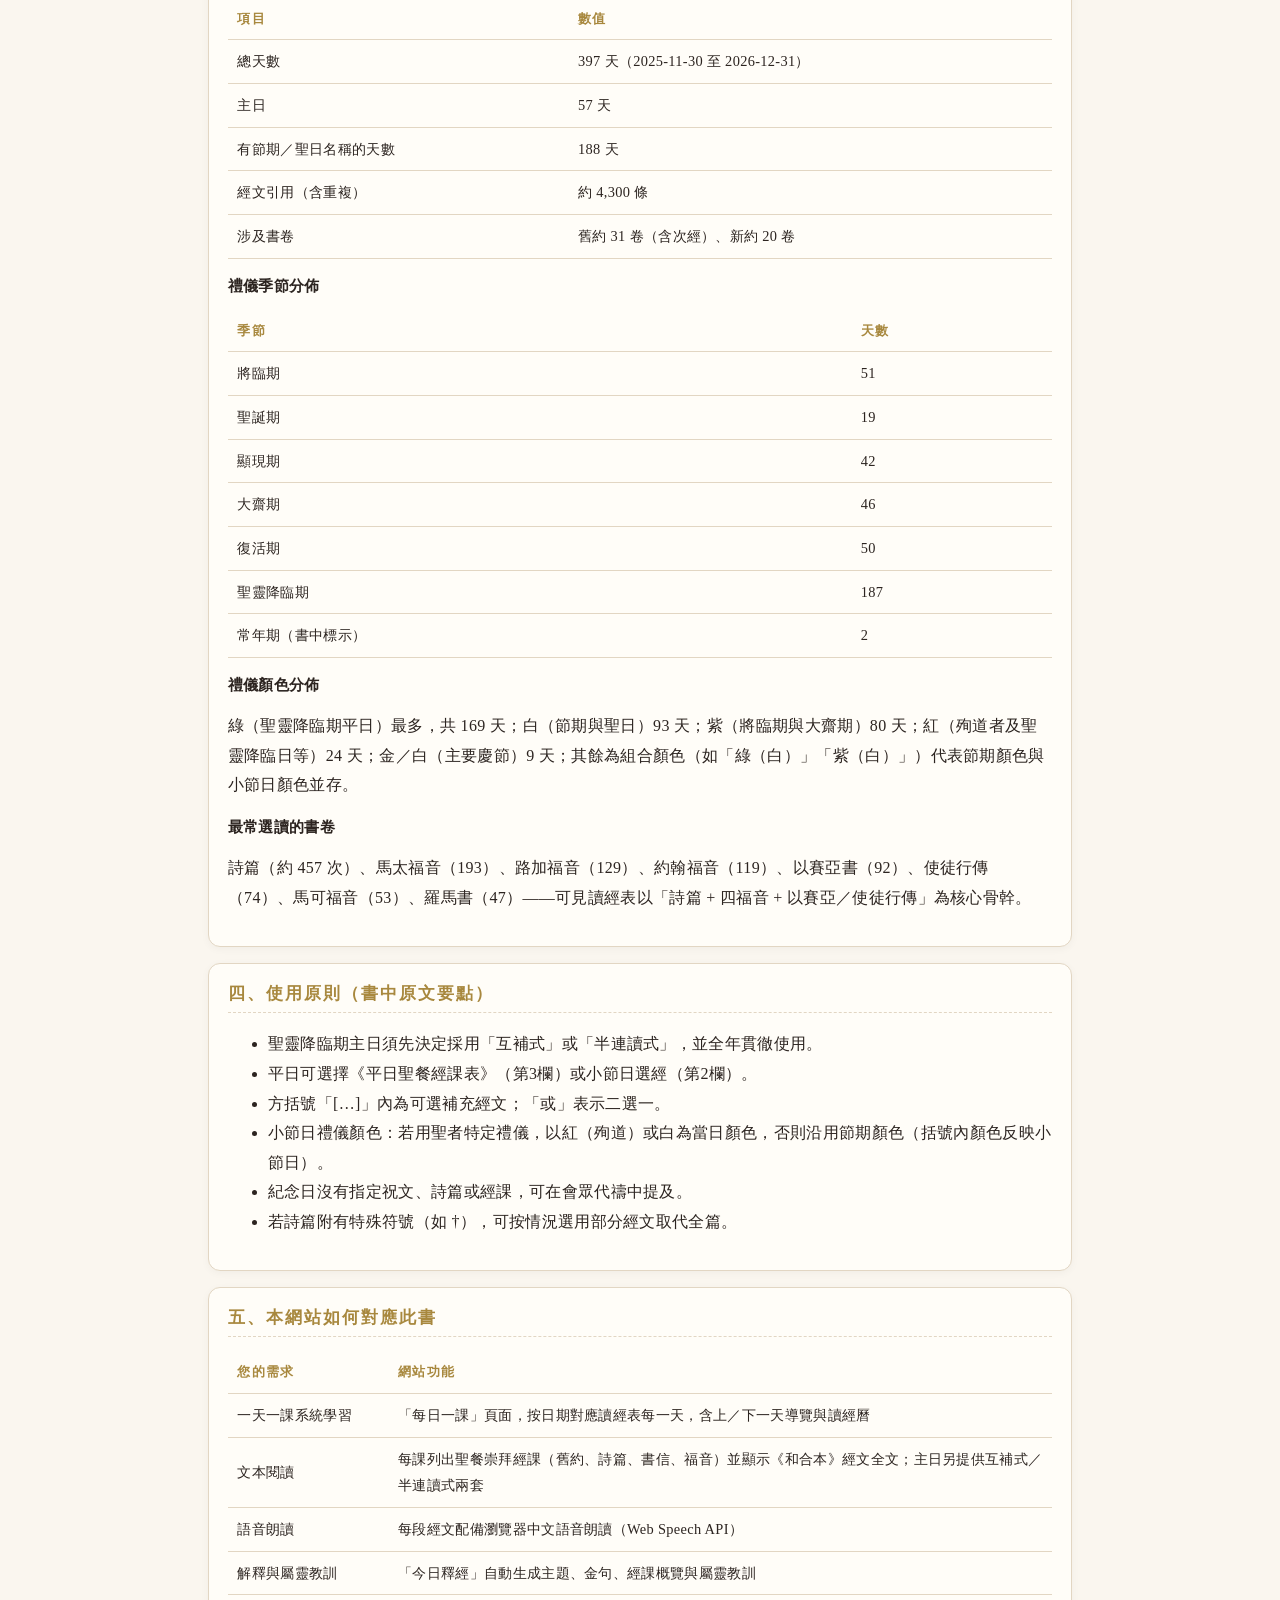
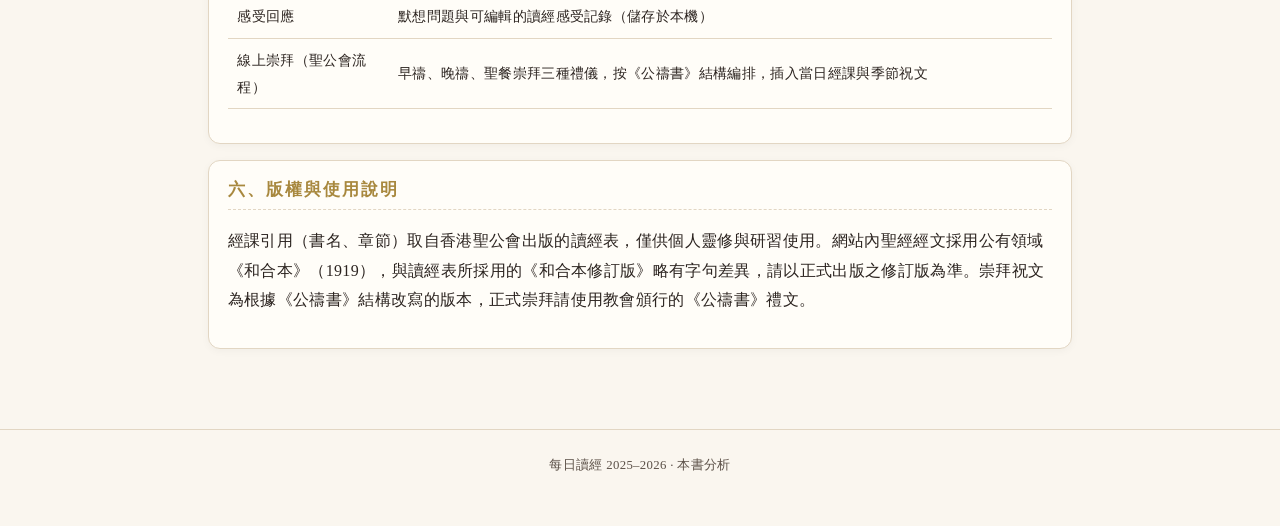
<file: site/about.html>
<!DOCTYPE html>
<html lang="zh-Hant">
<head>
<meta charset="UTF-8">
<meta name="viewport" content="width=device-width, initial-scale=1">
<title>本書分析 · 每日讀經 2025–2026</title>
<link rel="stylesheet" href="css/style.css">
</head>
<body>
<header class="site" id="site-header"></header>
<main>
  <h1 style="color:var(--gold);letter-spacing:.2em">本書分析</h1>
  <p class="note">以下分析基於對《每日讀經2026 Lectionary 25-26》全書 114 頁的完整數位化解析。</p>

  <section class="card">
    <h2>一、書籍概況</h2>
    <table class="stats">
      <tr><th>書名</th><td>2026 年讀經表（Lectionary 25–26，中文版）</td></tr>
      <tr><th>編製</th><td>香港聖公會，供聖餐崇拜及早禱與晚禱使用</td></tr>
      <tr><th>涵蓋範圍</th><td>2025 年將臨期（11月30日）至 2026 年將臨期；表內更延伸至 2026 年12月31日，共 <b>397 天</b></td></tr>
      <tr><th>禮儀年制</th><td>主日經課表：甲年（2025–2026）；平日聖餐經課表：雙數年</td></tr>
      <tr><th>聖經譯本</th><td>《和合本修訂版》（2010）及《次經全書》（2014）</td></tr>
      <tr><th>頁數／格式</th><td>114 頁，A5；前 10 頁為導言與通用經課，第 11 頁起為每日讀經表（橫排五欄）</td></tr>
    </table>
  </section>

  <section class="card">
    <h2>二、內容結構</h2>
    <h3>1. 導言（第 2–4 頁）</h3>
    <p>說明讀經表的選擇原則：聖靈降臨期主日選用「互補式」抑或「半連讀式」經課；平日選用《平日聖餐經課表》抑或小節日選經；方括號為可選補充經文；「或」表示二選一。另列禮儀顏色須知，以及主要慶節、節日、小節日、紀念日的分級。</p>
    <h3>2. 聖日通用經課（第 5–6 頁）</h3>
    <p>為各類聖日提供通用讀經組合，包括：童貞女馬利亞、殉道聖人、聖師及靈修作家、主教及執事、修士修女、傳道者、其他聖人。小節日可選用相應的通用經課，再配上當日所列經文。</p>
    <h3>3. 特殊祈禱意向經課（第 7–9 頁）</h3>
    <p>為祈求聖靈引領、為亡者祈禱、特禱日、豐收感恩、教會宣教、教會合一、世界和平、社會公義、事工、遇患難、教育、醫療等提供選經。</p>
    <h3>4. 書卷名稱及縮寫對照（第 10 頁）</h3>
    <p>列出舊約、新約及次經書卷的中文名稱與縮寫。</p>
    <h3>5. 每日讀經表（第 11–114 頁）——全書主體</h3>
    <p>每一天一行，按五欄排列：</p>
    <table class="stats">
      <tr><th>欄位</th><th>內容</th></tr>
      <tr><td>第1欄</td><td>日期（含農曆與節氣）、節日名稱及類別（主要慶節／節日／小節日／紀念日）</td></tr>
      <tr><td>第2欄</td><td>聖餐崇拜經課（當日聖餐崇拜所用；主日另標明互補式／半連讀式兩套）</td></tr>
      <tr><td>第3欄</td><td>平日聖餐經課（平日依《平日聖餐經課表》）</td></tr>
      <tr><td>第4欄</td><td>早禱當日提供的詩篇與經課</td></tr>
      <tr><td>第5欄</td><td>晚禱當日提供的詩篇與經課（若標「翌日祝文」，表示該晚禱為翌日第一晚禱）</td></tr>
    </table>
  </section>

  <section class="card">
    <h2>三、全書數據統計</h2>
    <table class="stats">
      <tr><th>項目</th><th>數值</th></tr>
      <tr><td>總天數</td><td>397 天（2025-11-30 至 2026-12-31）</td></tr>
      <tr><td>主日</td><td>57 天</td></tr>
      <tr><td>有節期／聖日名稱的天數</td><td>188 天</td></tr>
      <tr><td>經文引用（含重複）</td><td>約 4,300 條</td></tr>
      <tr><td>涉及書卷</td><td>舊約 31 卷（含次經）、新約 20 卷</td></tr>
    </table>
    <h3>禮儀季節分佈</h3>
    <table class="stats">
      <tr><th>季節</th><th>天數</th></tr>
      <tr><td>將臨期</td><td>51</td></tr>
      <tr><td>聖誕期</td><td>19</td></tr>
      <tr><td>顯現期</td><td>42</td></tr>
      <tr><td>大齋期</td><td>46</td></tr>
      <tr><td>復活期</td><td>50</td></tr>
      <tr><td>聖靈降臨期</td><td>187</td></tr>
      <tr><td>常年期（書中標示）</td><td>2</td></tr>
    </table>
    <h3>禮儀顏色分佈</h3>
    <p>綠（聖靈降臨期平日）最多，共 169 天；白（節期與聖日）93 天；紫（將臨期與大齋期）80 天；紅（殉道者及聖靈降臨日等）24 天；金／白（主要慶節）9 天；其餘為組合顏色（如「綠（白）」「紫（白）」）代表節期顏色與小節日顏色並存。</p>
    <h3>最常選讀的書卷</h3>
    <p>詩篇（約 457 次）、馬太福音（193）、路加福音（129）、約翰福音（119）、以賽亞書（92）、使徒行傳（74）、馬可福音（53）、羅馬書（47）——可見讀經表以「詩篇 + 四福音 + 以賽亞／使徒行傳」為核心骨幹。</p>
  </section>

  <section class="card">
    <h2>四、使用原則（書中原文要點）</h2>
    <ul>
      <li>聖靈降臨期主日須先決定採用「互補式」或「半連讀式」，並全年貫徹使用。</li>
      <li>平日可選擇《平日聖餐經課表》（第3欄）或小節日選經（第2欄）。</li>
      <li>方括號「[…]」內為可選補充經文；「或」表示二選一。</li>
      <li>小節日禮儀顏色：若用聖者特定禮儀，以紅（殉道）或白為當日顏色，否則沿用節期顏色（括號內顏色反映小節日）。</li>
      <li>紀念日沒有指定祝文、詩篇或經課，可在會眾代禱中提及。</li>
      <li>若詩篇附有特殊符號（如 †），可按情況選用部分經文取代全篇。</li>
    </ul>
  </section>

  <section class="card">
    <h2>五、本網站如何對應此書</h2>
    <table class="stats">
      <tr><th>您的需求</th><th>網站功能</th></tr>
      <tr><td>一天一課系統學習</td><td>「每日一課」頁面，按日期對應讀經表每一天，含上／下一天導覽與讀經曆</td></tr>
      <tr><td>文本閱讀</td><td>每課列出聖餐崇拜經課（舊約、詩篇、書信、福音）並顯示《和合本》經文全文；主日另提供互補式／半連讀式兩套</td></tr>
      <tr><td>語音朗讀</td><td>每段經文配備瀏覽器中文語音朗讀（Web Speech API）</td></tr>
      <tr><td>解釋與屬靈教訓</td><td>「今日釋經」自動生成主題、金句、經課概覽與屬靈教訓</td></tr>
      <tr><td>感受回應</td><td>默想問題與可編輯的讀經感受記錄（儲存於本機）</td></tr>
      <tr><td>線上崇拜（聖公會流程）</td><td>早禱、晚禱、聖餐崇拜三種禮儀，按《公禱書》結構編排，插入當日經課與季節祝文</td></tr>
    </table>
  </section>

  <section class="card">
    <h2>六、版權與使用說明</h2>
    <p>經課引用（書名、章節）取自香港聖公會出版的讀經表，僅供個人靈修與研習使用。網站內聖經經文採用公有領域《和合本》（1919），與讀經表所採用的《和合本修訂版》略有字句差異，請以正式出版之修訂版為準。崇拜祝文為根據《公禱書》結構改寫的版本，正式崇拜請使用教會頒行的《公禱書》禮文。</p>
  </section>
</main>
<footer class="site">每日讀經 2025–2026 · 本書分析</footer>
<script src="js/common.js"></script>
<script src="js/about.js"></script>
</body>
</html>
</file>
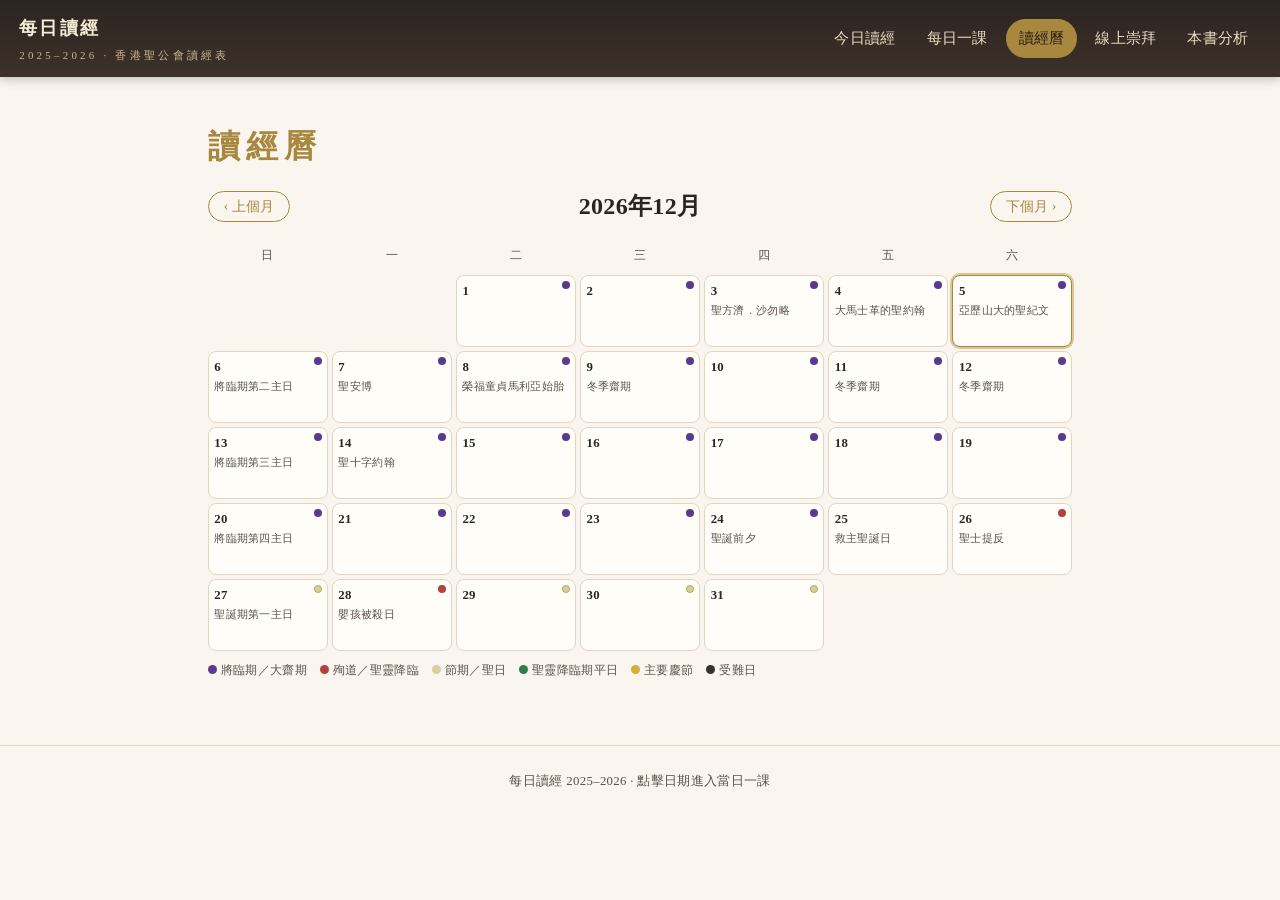
<file: site/calendar.html>
<!DOCTYPE html>
<html lang="zh-Hant">
<head>
<meta charset="UTF-8">
<meta name="viewport" content="width=device-width, initial-scale=1">
<title>讀經曆 · 每日讀經 2025–2026</title>
<link rel="stylesheet" href="css/style.css">
</head>
<body>
<header class="site" id="site-header"></header>
<main>
  <h1 style="color:var(--gold);letter-spacing:.2em">讀經曆</h1>
  <div class="month-nav">
    <button class="btn" id="prev-month">‹ 上個月</button>
    <h2 id="month-title"></h2>
    <button class="btn" id="next-month">下個月 ›</button>
  </div>
  <div class="grid" id="grid"></div>
  <div class="cal-legend" id="legend"></div>
</main>
<footer class="site">每日讀經 2025–2026 · 點擊日期進入當日一課</footer>
<script src="js/common.js"></script>
<script src="js/calendar.js"></script>
</body>
</html>
</file>
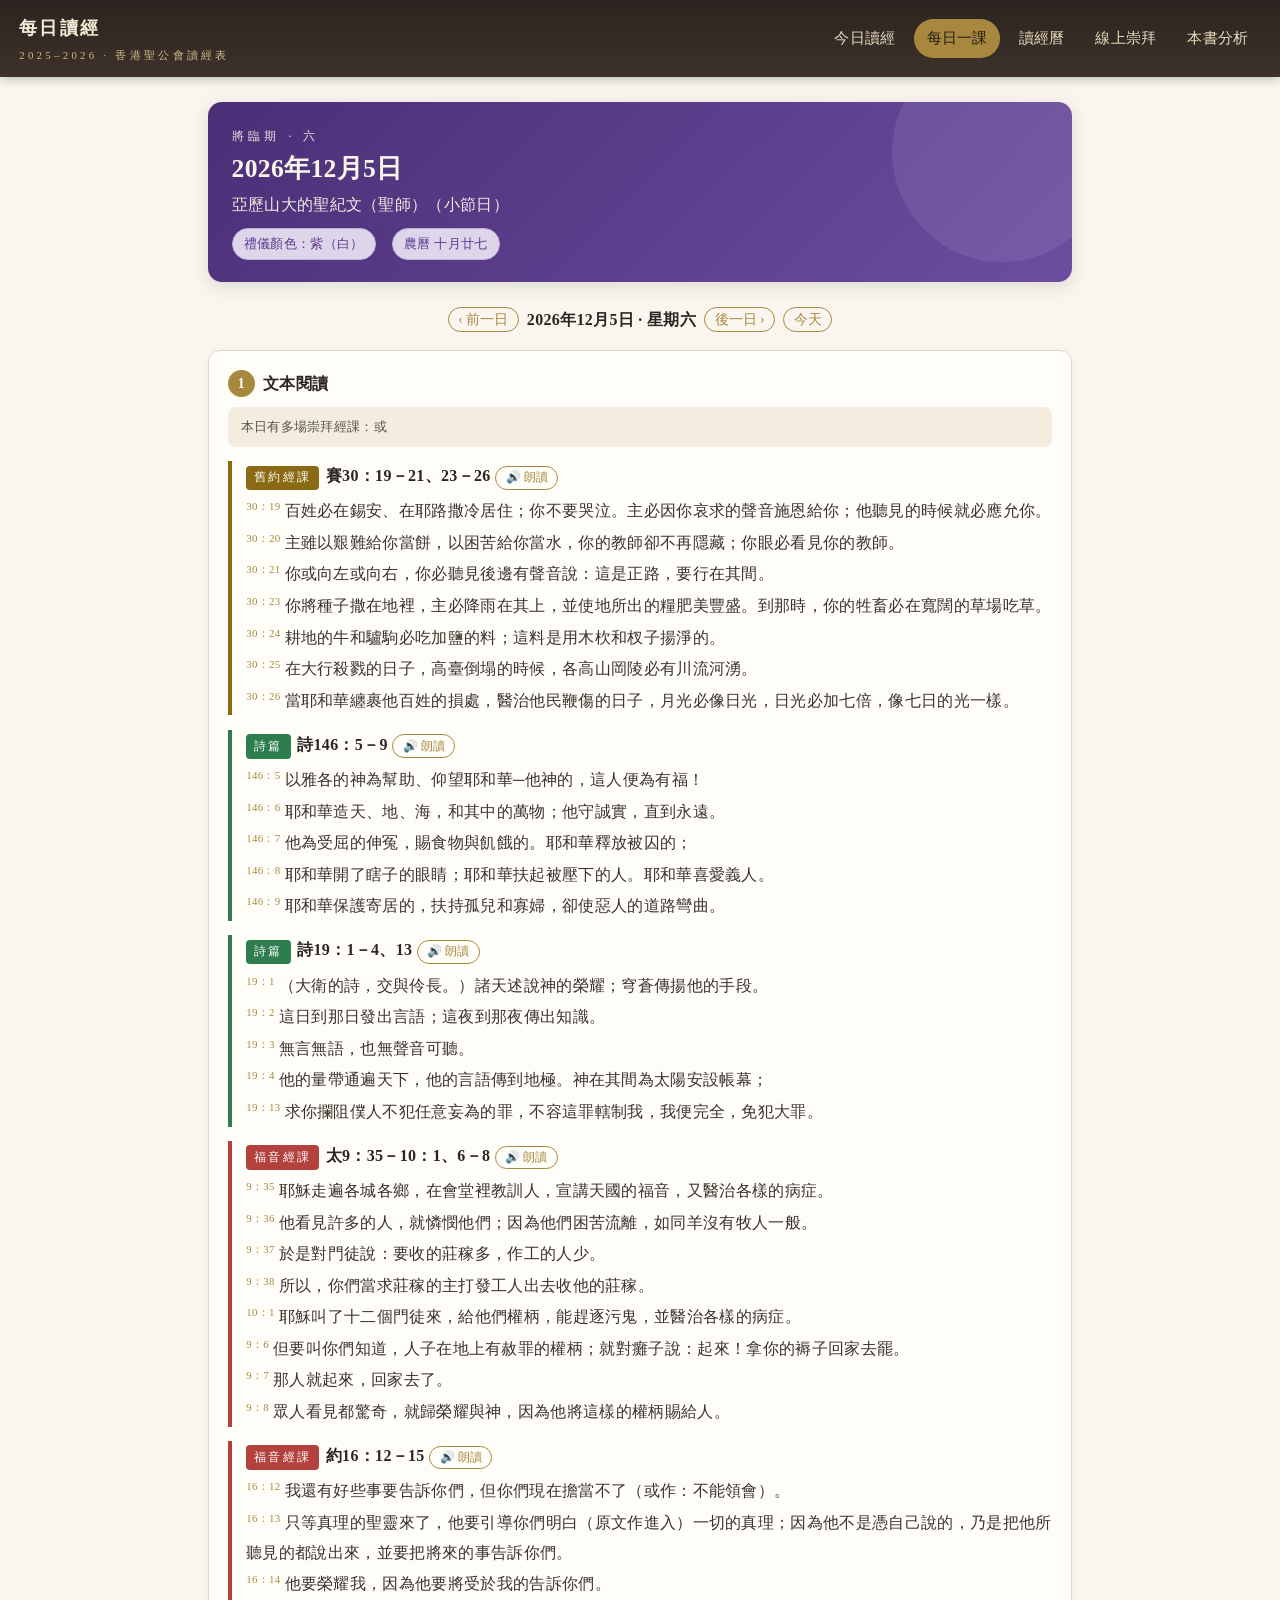
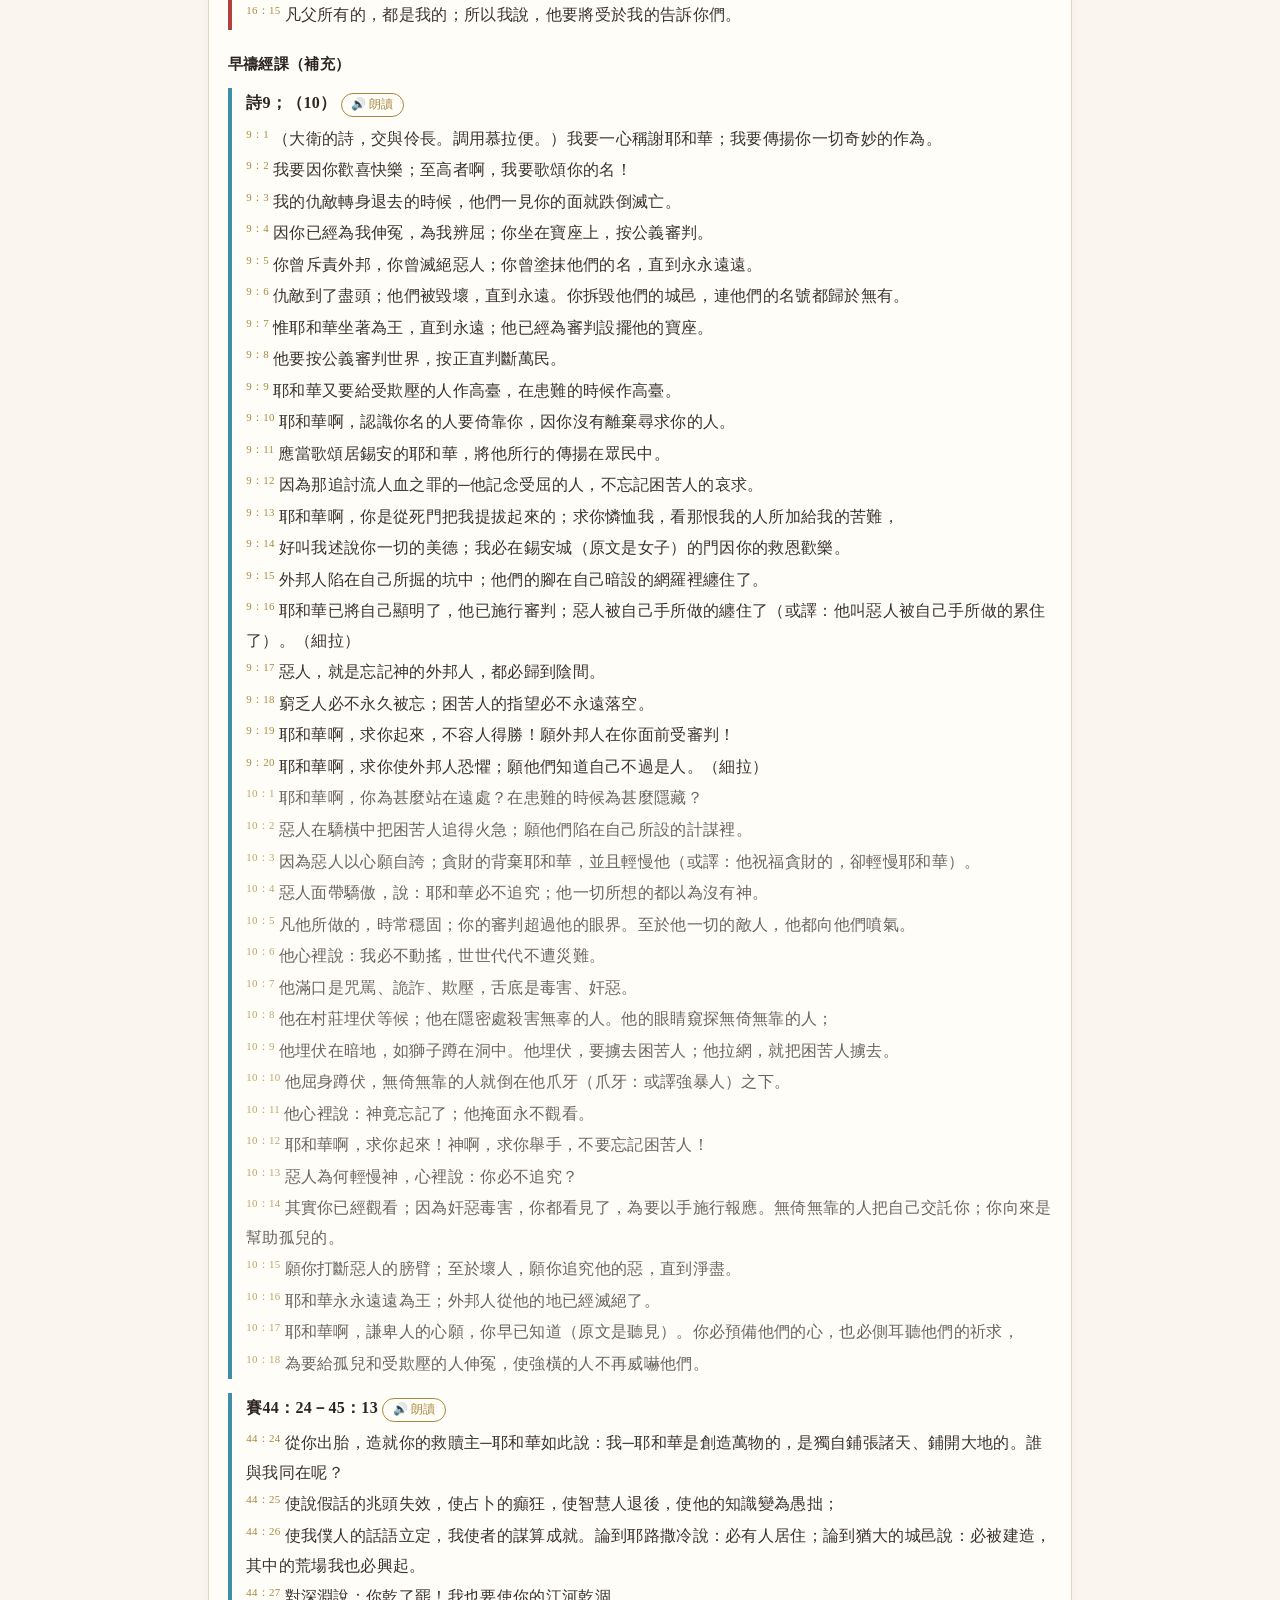
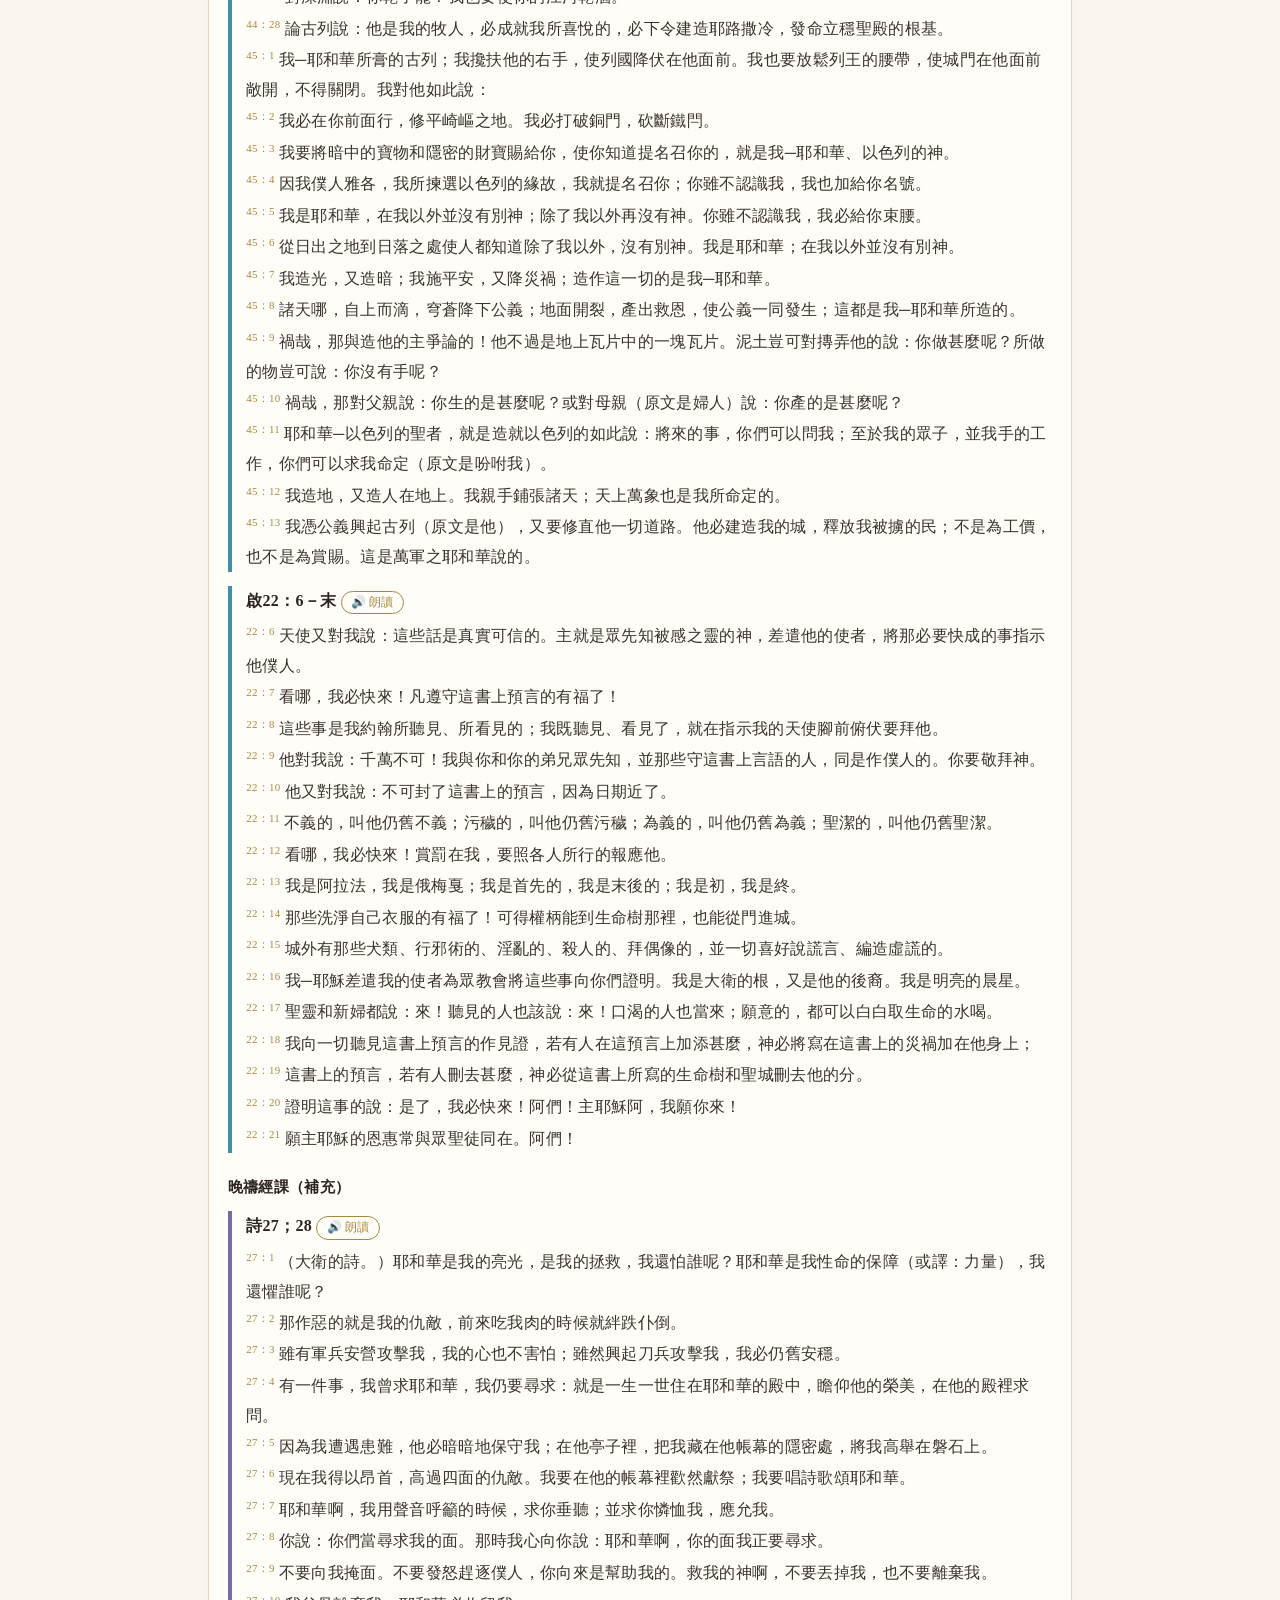
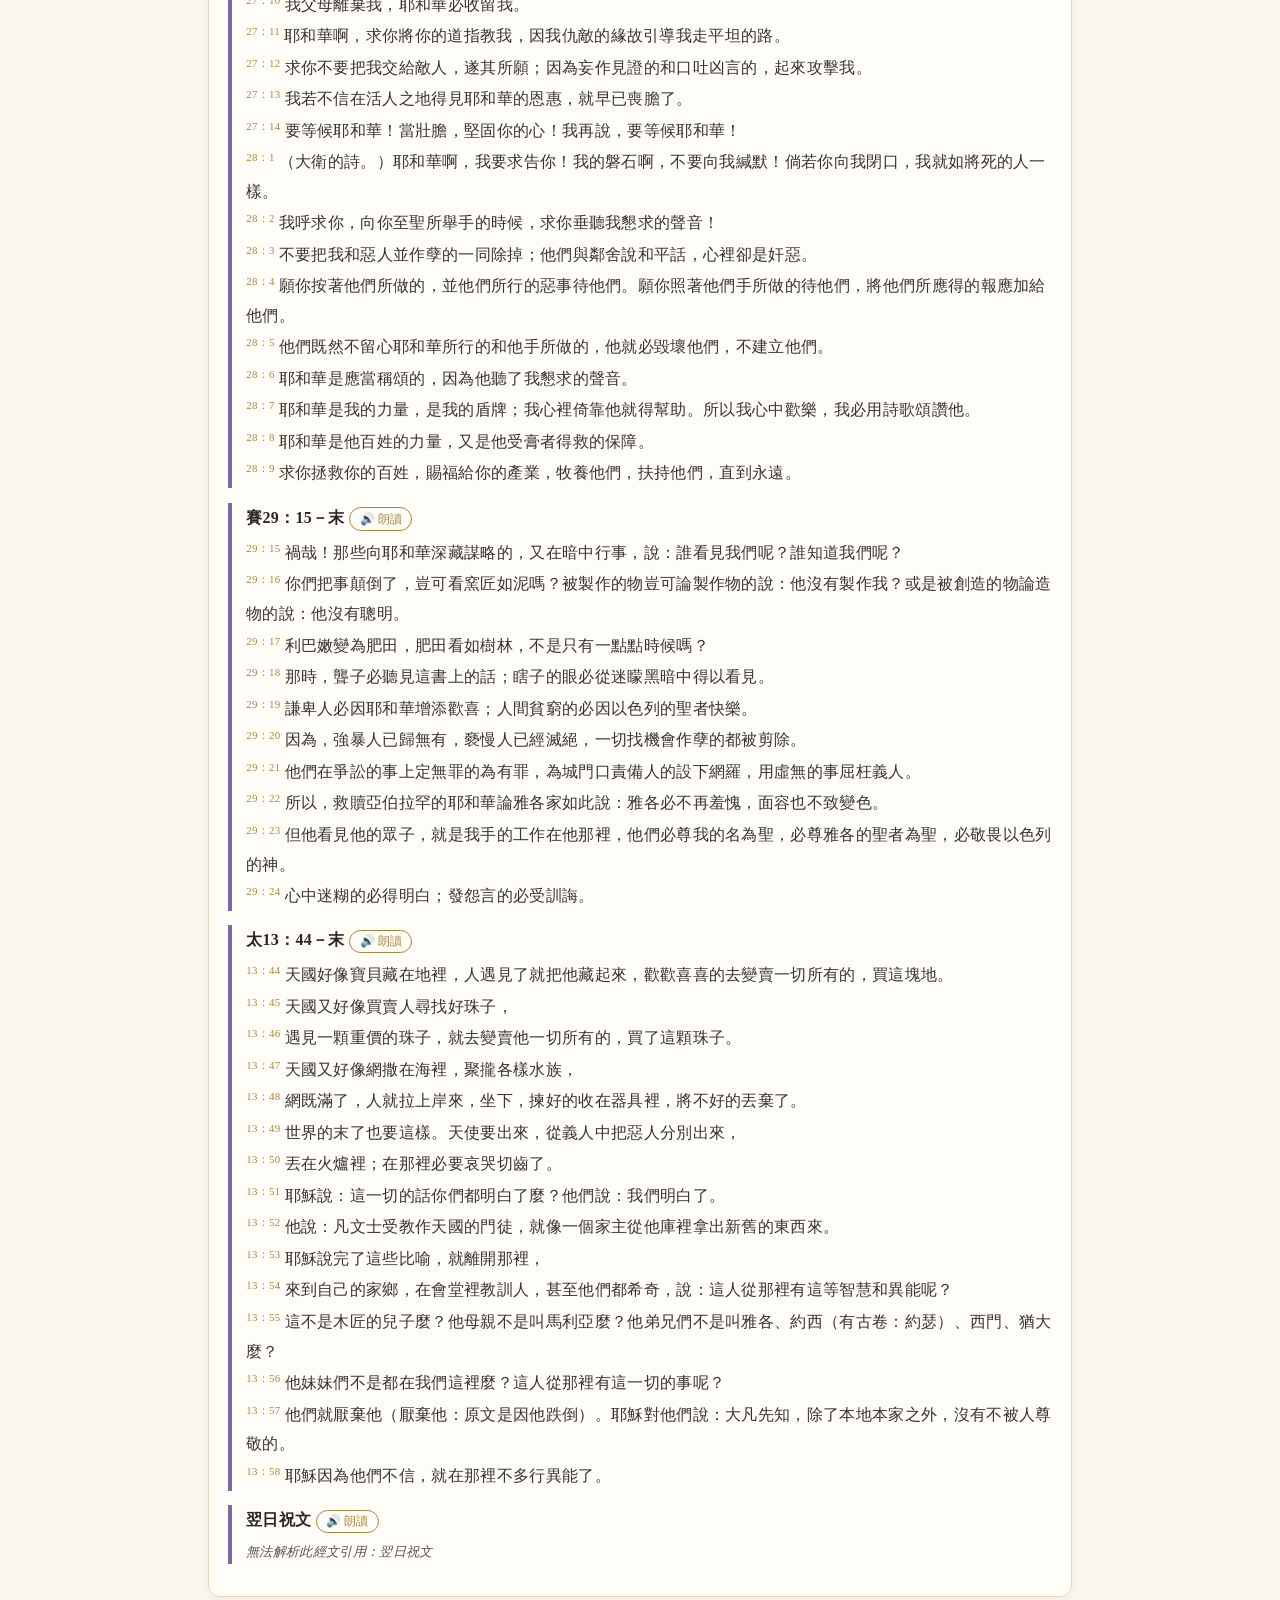
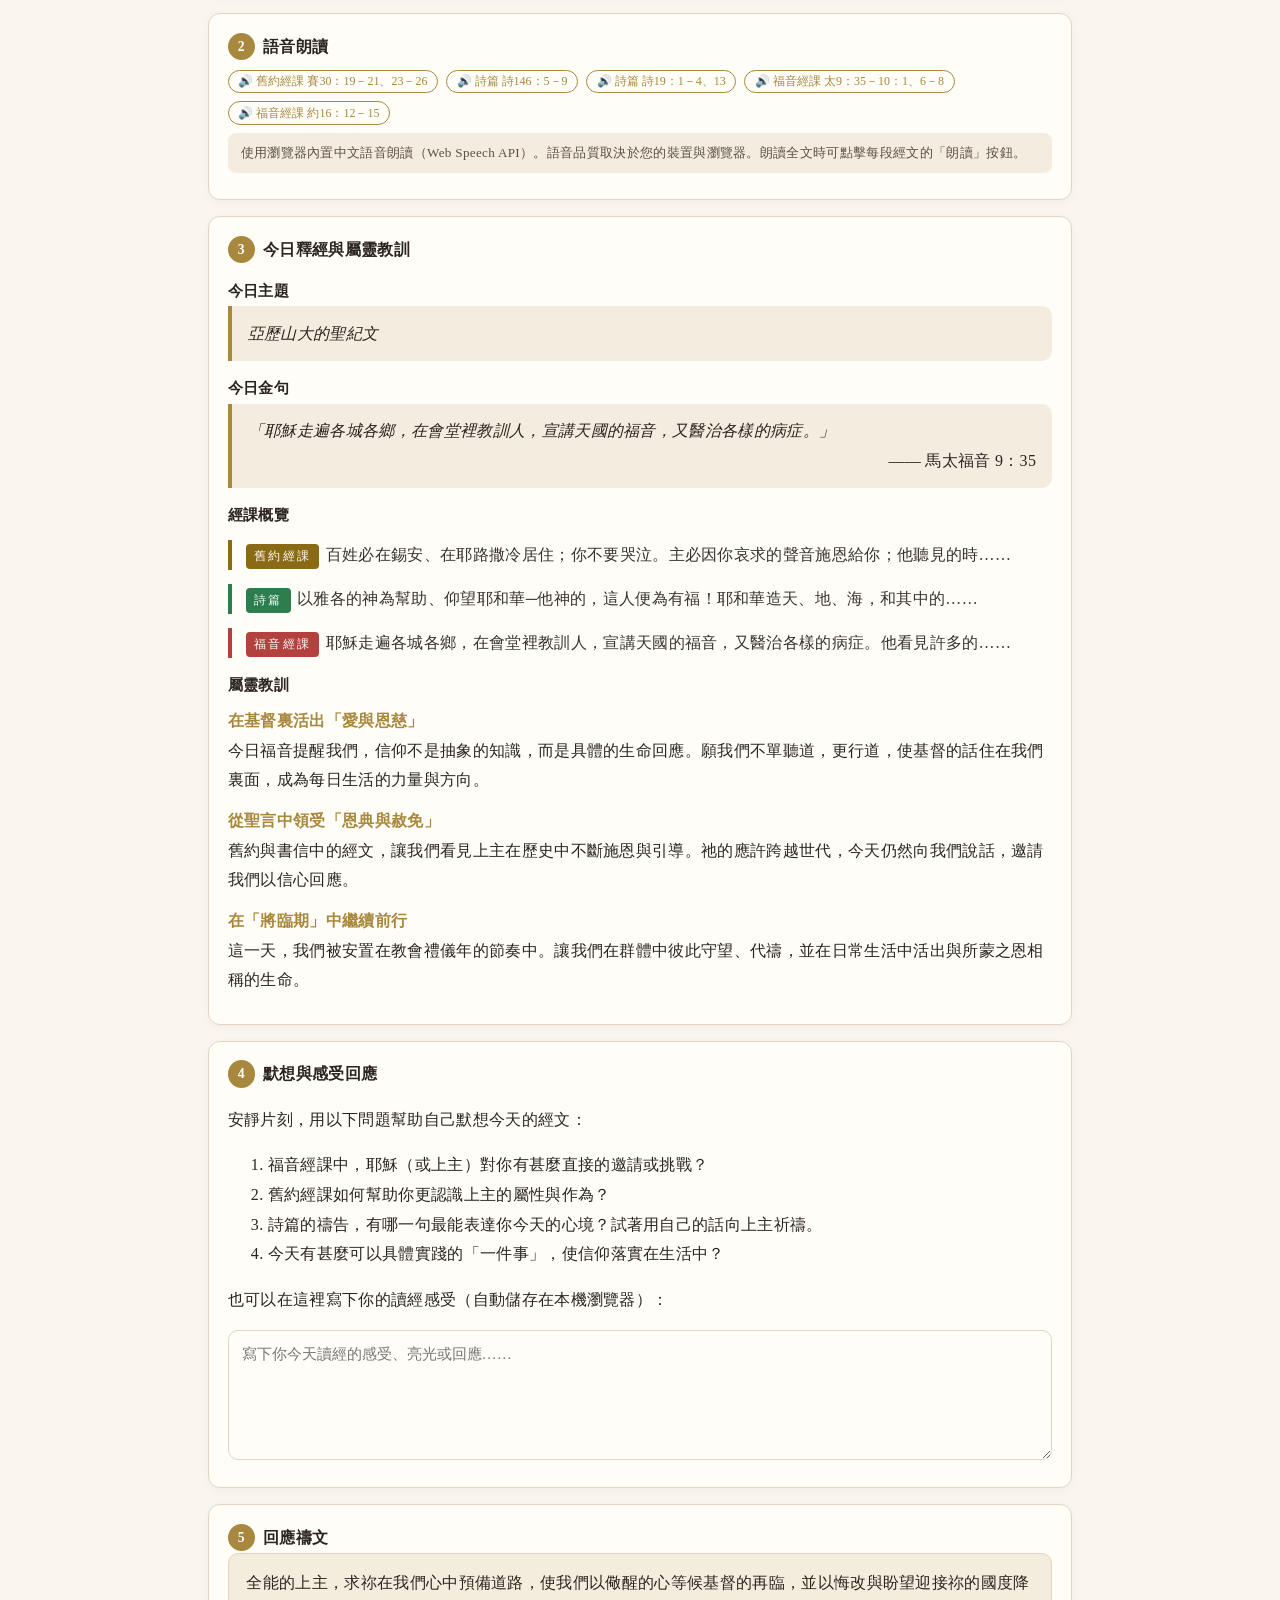
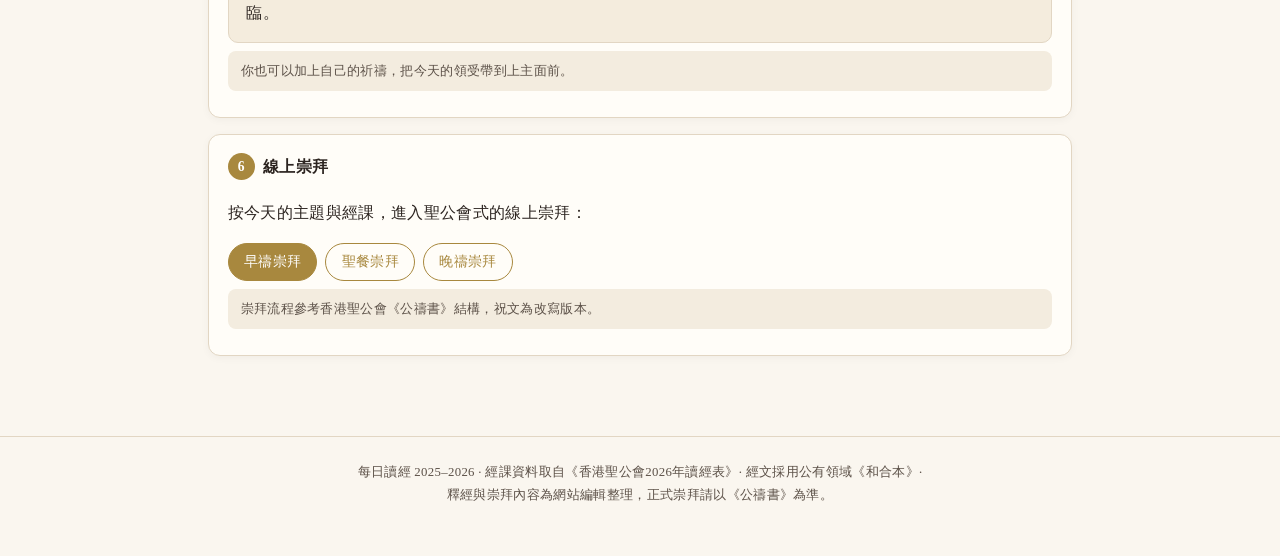
<file: site/lesson.html>
<!DOCTYPE html>
<html lang="zh-Hant">
<head>
<meta charset="UTF-8">
<meta name="viewport" content="width=device-width, initial-scale=1">
<title>每日一課 · 每日讀經 2025–2026</title>
<link rel="stylesheet" href="css/style.css">
</head>
<body>
<header class="site" id="site-header"></header>
<main id="app">
  <div id="banner"></div>
  <div id="navdate"></div>
  <div id="steps"></div>
</main>
<footer class="site">
  每日讀經 2025–2026 · 經課資料取自《香港聖公會2026年讀經表》· 經文採用公有領域《和合本》·<br>
  釋經與崇拜內容為網站編輯整理，正式崇拜請以《公禱書》為準。
</footer>
<script src="js/common.js"></script>
<script src="js/refs.js"></script>
<script src="js/bible.js"></script>
<script src="js/tts.js"></script>
<script src="js/commentary.js"></script>
<script src="js/lesson.js"></script>
</body>
</html>
</file>
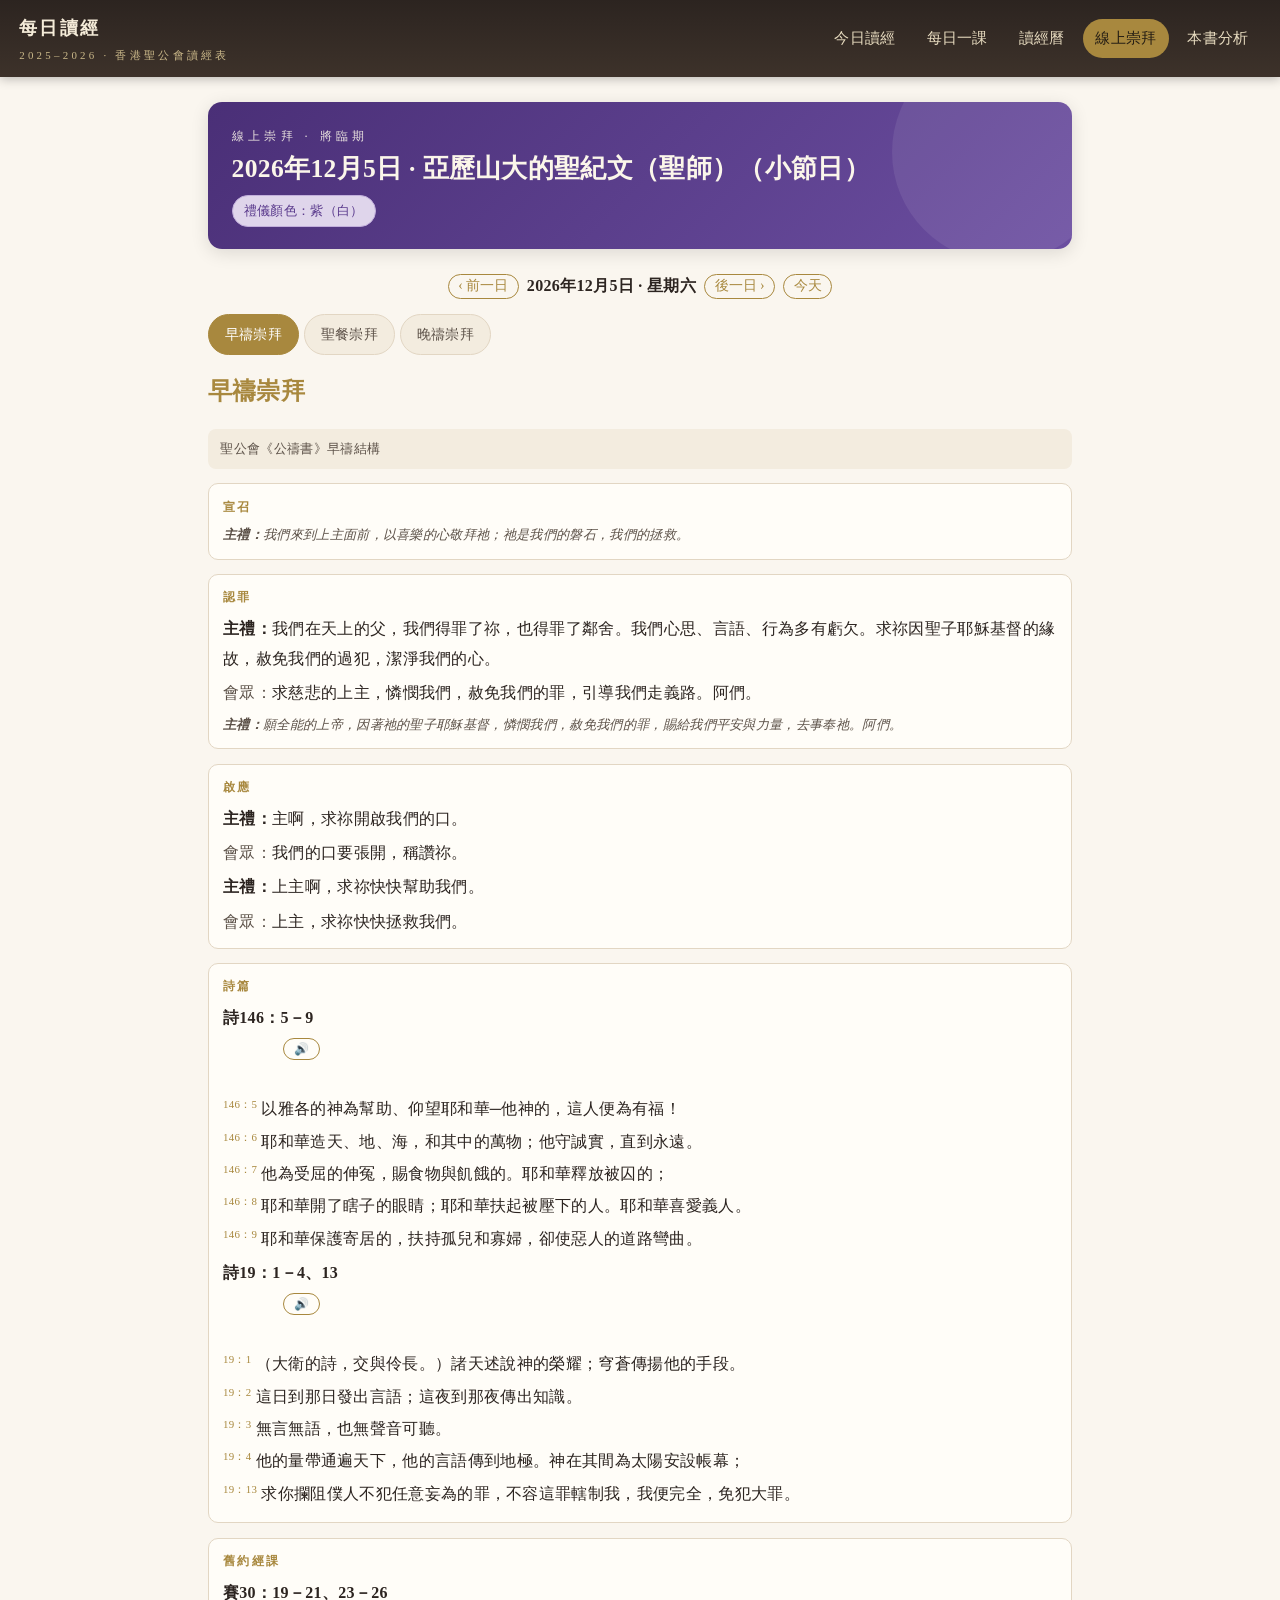
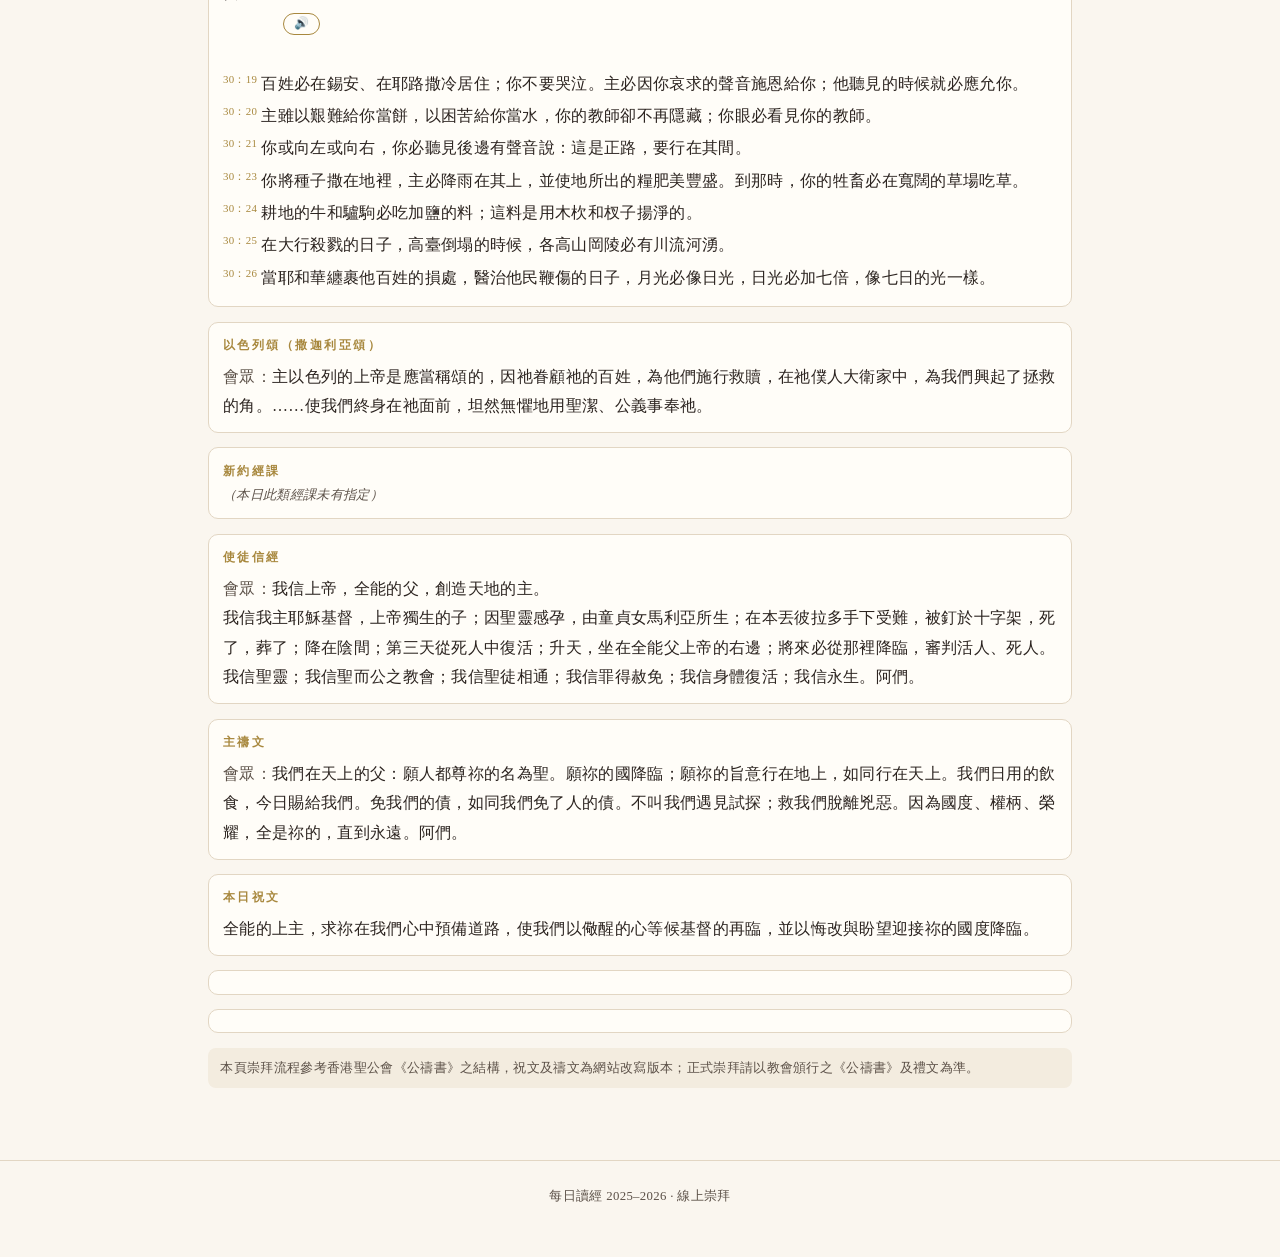
<file: site/worship.html>
<!DOCTYPE html>
<html lang="zh-Hant">
<head>
<meta charset="UTF-8">
<meta name="viewport" content="width=device-width, initial-scale=1">
<title>線上崇拜 · 每日讀經 2025–2026</title>
<link rel="stylesheet" href="css/style.css">
</head>
<body>
<header class="site" id="site-header"></header>
<main>
  <div id="banner"></div>
  <div id="navdate"></div>
  <div class="tabs" id="modes"></div>
  <div id="liturgy"></div>
  <p class="note">本頁崇拜流程參考香港聖公會《公禱書》之結構，祝文及禱文為網站改寫版本；正式崇拜請以教會頒行之《公禱書》及禮文為準。</p>
</main>
<footer class="site">每日讀經 2025–2026 · 線上崇拜</footer>
<script src="js/common.js"></script>
<script src="js/refs.js"></script>
<script src="js/bible.js"></script>
<script src="js/tts.js"></script>
<script src="js/liturgy.js"></script>
<script src="js/worship.js"></script>
</body>
</html>
</file>
<file: css/style.css>
/* 每日读经 — liturgical devotional design */
:root {
  --ink: #2c2420;
  --ink-soft: #5c5148;
  --paper: #faf6ef;
  --paper-2: #f3ecdf;
  --line: #e2d6c3;
  --gold: #a8883e;
  --gold-soft: #d9c794;
  --card: #fffdf8;
  /* season accents */
  --adv: #5b3a8e;    /* 将临期 紫 */
  --xmas: #b8860b;   /* 圣诞 金 */
  --epiph: #c9a227;  /* 显现 金/白 */
  --lent: #6d4a3a;   /* 大斋 棕紫 */
  --easter: #d4af37; /* 复活 金 */
  --pent: #2e7d4f;   /* 圣灵降临 绿 */
  --ord: #4a7a8c;    /* 常年期 */
  --red: #b3413d;
  --white: #f5f1e6;
}
* { box-sizing: border-box; }
html { scroll-behavior: smooth; }
body {
  margin: 0;
  font-family: "Noto Serif SC", "Source Han Serif SC", "Songti SC", "Microsoft YaHei", "SimSun", serif;
  color: var(--ink);
  background: var(--paper);
  line-height: 1.85;
  letter-spacing: .02em;
}
h1, h2, h3, h4 { font-weight: 600; line-height: 1.4; }
a { color: var(--gold); text-decoration: none; }
a:hover { text-decoration: underline; }

header.site {
  position: sticky; top: 0; z-index: 50;
  background: linear-gradient(180deg, var(--theme-main, #2c2420), var(--theme-soft, #3d322a));
  color: #f5ecd9;
  padding: .7rem 1.2rem;
  display: flex; align-items: center; gap: 1rem;
  box-shadow: 0 2px 10px rgba(0,0,0,.25);
  transition: background .6s ease;
}
header.site .theme-dot {
  display: inline-block; width: 12px; height: 12px; border-radius: 50%;
  margin-left: .5rem; vertical-align: -1px;
  background: var(--theme-main, #cbb98a);
  border: 1px solid rgba(255,255,255,.5);
  box-shadow: 0 0 0 2px rgba(0,0,0,.15);
}
header.site .brand { font-size: 1.15rem; font-weight: 700; color: #f5ecd9; letter-spacing: .12em; }
header.site .brand small { display: block; font-size: .68rem; color: #cbb98a; font-weight: 400; letter-spacing: .3em; }
header.site nav { margin-left: auto; display: flex; gap: .4rem; flex-wrap: wrap; }
header.site nav a {
  color: #e8dcc0; padding: .3rem .7rem; border-radius: 999px; font-size: .92rem;
  border: 1px solid transparent;
}
header.site nav a:hover { background: rgba(255,255,255,.08); text-decoration: none; }
header.site nav a.active { background: var(--gold); color: #241d14; }

main { max-width: 900px; margin: 0 auto; padding: 1.6rem 1.1rem 4rem; }

/* season banner */
.banner {
  border-radius: 14px; padding: 1.4rem 1.5rem; color: #fbf6ea;
  margin-bottom: 1.4rem; position: relative; overflow: hidden;
  box-shadow: 0 4px 18px rgba(0,0,0,.12);
}
.banner::after {
  content: ""; position: absolute; right: -40px; top: -60px; width: 220px; height: 220px;
  border-radius: 50%; background: rgba(255,255,255,.08);
}
.banner.season-将临期 { background: linear-gradient(135deg, #4a2f77, #6b4ea0); }
.banner.season-圣诞期, .banner.season-显现期 { background: linear-gradient(135deg, #8a6a14, #c9a227); }
.banner.season-大斋期 { background: linear-gradient(135deg, #54392e, #7a5a48); }
.banner.season-复活期 { background: linear-gradient(135deg, #9a7a12, #d9bc44); }
.banner.season-圣灵降临期 { background: linear-gradient(135deg, #1f6b40, #3f9c67); }
.banner.season-常年期 { background: linear-gradient(135deg, #35606f, #5b91a3); }
.banner .season { font-size: .78rem; letter-spacing: .35em; opacity: .9; }
.banner h1 { margin: .2rem 0 .2rem; font-size: 1.6rem; }
.banner .feast { font-size: 1.02rem; opacity: .95; }
.banner .meta { margin-top: .5rem; font-size: .85rem; opacity: .9; display: flex; gap: 1rem; flex-wrap: wrap; }

.chips { display: flex; gap: .5rem; flex-wrap: wrap; margin: .6rem 0; }
.chip {
  display: inline-block; padding: .18rem .7rem; border-radius: 999px;
  background: var(--paper-2); border: 1px solid var(--line); font-size: .82rem; color: var(--ink-soft);
}
.chip.color-紫 { background: #efe7f7; border-color: #cfbde6; color: #5b3a8e; }
.chip.color-红 { background: #f8e4e2; border-color: #e8b9b5; color: #b3413d; }
.chip.color-白, .chip.color-金\/白 { background: #f6f2e6; border-color: #dccf9f; color: #8a6a14; }
.chip-read { cursor: pointer; text-decoration: none; transition: all .15s ease; }
.chip-read:hover { background: var(--gold); border-color: var(--gold); color: #fff; text-decoration: none; }
.chip.color-绿 { background: #e5f2e9; border-color: #bcdcc7; color: #2e7d4f; }
.chip.color-黑, .chip.color-灰 { background: #ece9e4; border-color: #c9c3b9; color: #555; }

/* cards */
.card {
  background: var(--card); border: 1px solid var(--line); border-radius: 12px;
  padding: 1.1rem 1.2rem; margin: 1rem 0; box-shadow: 0 2px 8px rgba(0,0,0,.04);
}
.card h2 { margin-top: 0; font-size: 1.05rem; color: var(--gold); letter-spacing: .12em; border-bottom: 1px dashed var(--line); padding-bottom: .45rem; }
.card h3 { font-size: .95rem; color: var(--ink); margin: 1rem 0 .3rem; }
.section-num {
  display: inline-flex; align-items: center; justify-content: center;
  width: 1.7rem; height: 1.7rem; border-radius: 50%; background: var(--gold); color: #fff;
  font-size: .85rem; margin-right: .5rem; flex: 0 0 auto;
}
.step-title { display: flex; align-items: center; font-weight: 600; font-size: 1rem; color: var(--ink); }

/* reading cards */
.reading { border-left: 4px solid var(--gold); padding-left: .9rem; margin: .9rem 0; }
.reading .rtag {
  display: inline-block; font-size: .72rem; letter-spacing: .2em; color: #fff;
  background: var(--gold); border-radius: 4px; padding: .1rem .5rem; margin-right: .4rem;
}
.reading .rref { font-weight: 700; color: var(--ink); }
.reading .rtext { color: #3a332c; margin-top: .35rem; white-space: pre-wrap; }
.reading .rnote { font-size: .82rem; color: var(--ink-soft); font-style: italic; margin-top: .3rem; }
.verse { margin: .1rem 0; }
.verse sup { color: var(--gold); font-size: .68rem; margin-right: .25rem; }
.verse.optional { opacity: .75; }
.reading.rt-gospel { border-left-color: var(--red); }
.reading.rt-gospel .rtag { background: var(--red); }
.reading.rt-psalm { border-left-color: var(--pent); }
.reading.rt-psalm .rtag { background: var(--pent); }
.reading.rt-epistle { border-left-color: var(--adv); }
.reading.rt-epistle .rtag { background: var(--adv); }
.reading.rt-ot { border-left-color: #8a6a14; }
.reading.rt-ot .rtag { background: #8a6a14; }

/* play button */
.btn {
  display: inline-flex; align-items: center; gap: .4rem; cursor: pointer;
  border: 1px solid var(--gold); color: var(--gold); background: transparent;
  border-radius: 999px; padding: .32rem .95rem; font-size: .85rem; font-family: inherit;
  transition: all .15s ease;
}
.btn:hover { background: var(--gold); color: #fff; }
.btn.small { padding: .15rem .6rem; font-size: .75rem; }
.btn.primary { background: var(--gold); color: #fff; }
.btn.primary:hover { background: #8f742e; }
.btn:disabled { opacity: .5; cursor: not-allowed; }
.btnrow { display: flex; gap: .5rem; flex-wrap: wrap; margin: .5rem 0; }

/* commentary */
.commentary .point { margin: .7rem 0; }
.commentary .point b { color: var(--gold); }
.keyverse { background: var(--paper-2); border-left: 4px solid var(--gold); padding: .8rem 1rem; border-radius: 0 10px 10px 0; font-style: italic; }
.prayer { background: #f4ecdd; border: 1px solid var(--line); border-radius: 10px; padding: .9rem 1.1rem; white-space: pre-wrap; }

/* reflection textarea */
textarea.reflect {
  width: 100%; min-height: 130px; border: 1px solid var(--line); border-radius: 10px;
  padding: .8rem; font-family: inherit; font-size: .95rem; background: #fffdf8; color: var(--ink);
  resize: vertical;
}

/* tabs */
.tabs { display: flex; gap: .3rem; flex-wrap: wrap; margin: .8rem 0; }
.tab {
  padding: .4rem 1rem; border-radius: 999px; cursor: pointer; font-size: .9rem;
  border: 1px solid var(--line); background: var(--paper-2); color: var(--ink-soft);
}
.tab.active { background: var(--gold); border-color: var(--gold); color: #fff; }

/* calendar */
.month-nav { display: flex; align-items: center; justify-content: space-between; margin: 1rem 0; }
.month-nav h2 { margin: 0; }
.grid { display: grid; grid-template-columns: repeat(7, 1fr); gap: 4px; }
.grid .dow { text-align: center; font-size: .75rem; color: var(--ink-soft); padding: .3rem 0; }
.cal-cell {
  min-height: 72px; border-radius: 8px; padding: .25rem .35rem; font-size: .8rem;
  background: var(--card); border: 1px solid var(--line); cursor: pointer; position: relative;
  transition: transform .1s ease;
}
.cal-cell:hover { transform: translateY(-2px); border-color: var(--gold); }
.cal-cell .d { font-weight: 700; }
.cal-cell .f { font-size: .66rem; color: var(--ink-soft); line-height: 1.3; overflow: hidden; max-height: 3.2em; }
.cal-cell.empty { background: transparent; border-color: transparent; cursor: default; }
.cal-cell.today { border-color: var(--gold); box-shadow: 0 0 0 2px var(--gold-soft); }
.cal-cell .color-dot { width: 8px; height: 8px; border-radius: 50%; position: absolute; top: 5px; right: 5px; }
.dot-紫 { background: #5b3a8e; } .dot-红 { background: #b3413d; } .dot-白 { background: #d8cfa0; border:1px solid #b7a65f; }
.dot-绿 { background: #2e7d4f; } .dot-金\/白 { background: #d4af37; } .dot-黑 { background: #333; } .dot-灰 { background: #999; }
.cal-legend { display: flex; gap: .8rem; flex-wrap: wrap; font-size: .75rem; color: var(--ink-soft); margin-top: .5rem; }
.cal-legend i { display: inline-block; width: 9px; height: 9px; border-radius: 50%; margin-right: .25rem; }

/* worship */
.worship-step { margin: .9rem 0; padding: .7rem .9rem; background: #fffdf8; border: 1px solid var(--line); border-radius: 10px; }
.worship-step .who { font-weight: 700; color: var(--gold); font-size: .78rem; letter-spacing: .2em; }
.worship-step .text { margin-top: .3rem; white-space: pre-wrap; }
.worship-step .rubric { font-style: italic; font-size: .82rem; color: var(--ink-soft); }
.leader { font-weight: 700; }
.resp { color: var(--ink-soft); }

/* tables */
table.stats { width: 100%; border-collapse: collapse; margin: 1rem 0; font-size: .9rem; }
table.stats th, table.stats td { border-bottom: 1px solid var(--line); padding: .5rem .6rem; text-align: left; }
table.stats th { color: var(--gold); letter-spacing: .1em; font-size: .8rem; }
table.stats tr:hover td { background: var(--paper-2); }

/* share card modal */
.modal-overlay {
  position: fixed; inset: 0; background: rgba(20,15,10,.55); z-index: 100;
  display: flex; align-items: center; justify-content: center; padding: 1rem;
}
.modal {
  background: var(--paper); border-radius: 16px; max-width: 520px; width: 100%;
  padding: 1.2rem; box-shadow: 0 12px 40px rgba(0,0,0,.35); max-height: 92vh; overflow-y: auto;
}
.modal h3 { color: var(--gold); letter-spacing: .1em; margin-top: 0; }
.card-preview { text-align: center; background: #fff; border-radius: 10px; padding: .4rem; border: 1px solid var(--line); }
.card-preview img { max-width: 100%; max-height: 60vh; border-radius: 8px; display: inline-block; }

/* responsive */
@media (max-width: 640px) {
  html:not(.force-desktop) header.site { flex-wrap: wrap; }
  html:not(.force-desktop) main { padding: 1rem .8rem 3rem; }
  html:not(.force-desktop) .banner h1 { font-size: 1.3rem; }
  html:not(.force-desktop) .grid { gap: 3px; }
  html:not(.force-desktop) .cal-cell { min-height: 58px; }
}

.color-show { display: flex; align-items: center; gap: .8rem; margin: .6rem 0; padding: .6rem .9rem; background: var(--paper-2); border: 1px solid var(--line); border-radius: 10px; }
.color-show .swatch { width: 34px; height: 34px; border-radius: 50%; border: 2px solid #fff; box-shadow: 0 1px 4px rgba(0,0,0,.25); flex: 0 0 auto; }
.color-show .cname { font-weight: 700; font-size: 1rem; }
.color-show .cdesc { font-size: .8rem; color: var(--ink-soft); }
.color-legend { display: flex; gap: .7rem; flex-wrap: wrap; margin-top: .6rem; }
.color-legend .lg { display: inline-flex; align-items: center; gap: .35rem; font-size: .78rem; color: var(--ink-soft); }
.color-legend .lg i { width: 13px; height: 13px; border-radius: 50%; display: inline-block; }

/* footer */
footer.site { text-align: center; color: var(--ink-soft); font-size: .8rem; padding: 1.5rem 1rem 3rem; border-top: 1px solid var(--line); }
.view-toggle {
  cursor: pointer; border: 1px solid rgba(255,255,255,.35); background: rgba(255,255,255,.08);
  color: #f5ecd9; border-radius: 999px; padding: .28rem .7rem; font-size: .8rem;
  font-family: inherit; white-space: nowrap; transition: background .15s ease;
}
.view-toggle:hover { background: rgba(255,255,255,.18); }

/* ===== 手动视图模式 ===== */
html.force-mobile header.site { flex-wrap: wrap; }
html.force-mobile main { max-width: 480px; padding: 1rem .8rem 3rem; }
html.force-mobile .banner { padding: 1.1rem 1rem; }
html.force-mobile .banner h1 { font-size: 1.3rem; }
html.force-mobile .grid { gap: 3px; }
html.force-mobile .cal-cell { min-height: 58px; }

html.force-desktop main { min-width: 900px; }
html.force-desktop { overflow-x: auto; }

.nav-date { display: flex; gap: .5rem; align-items: center; margin: .8rem 0; justify-content: center; }
.nav-date .btn { font-size: .85rem; }
.legend-color { display: inline-block; width: 12px; height: 12px; border-radius: 3px; margin-right: 4px; vertical-align: -1px; }
.hidden { display: none !important; }
.note { font-size: .82rem; color: var(--ink-soft); background: var(--paper-2); padding: .5rem .8rem; border-radius: 8px; margin: .5rem 0; }
.reading.rt-morning { border-left-color: #3f8fa8; }
.reading.rt-morning .rtag { background: #3f8fa8; }
.reading.rt-evening { border-left-color: #7a6aa8; }
.reading.rt-evening .rtag { background: #7a6aa8; }
.lang-select {
  cursor: pointer; border: 1px solid rgba(255,255,255,.35); background: rgba(255,255,255,.08);
  color: #f5ecd9; border-radius: 999px; padding: .28rem .5rem; font-size: .78rem; font-family: inherit;
}
.lang-select option { color: #2c2420; }
</file>
<file: site/css/style.css>
/* 每日讀經 — liturgical devotional design */
:root {
  --ink: #2c2420;
  --ink-soft: #5c5148;
  --paper: #faf6ef;
  --paper-2: #f3ecdf;
  --line: #e2d6c3;
  --gold: #a8883e;
  --gold-soft: #d9c794;
  --card: #fffdf8;
  /* season accents */
  --adv: #5b3a8e;    /* 將臨期 紫 */
  --xmas: #b8860b;   /* 聖誕 金 */
  --epiph: #c9a227;  /* 顯現 金/白 */
  --lent: #6d4a3a;   /* 大齋 棕紫 */
  --easter: #d4af37; /* 復活 金 */
  --pent: #2e7d4f;   /* 聖靈降臨 綠 */
  --ord: #4a7a8c;    /* 常年期 */
  --red: #b3413d;
  --white: #f5f1e6;
}
* { box-sizing: border-box; }
html { scroll-behavior: smooth; }
body {
  margin: 0;
  font-family: "Noto Serif TC", "Songti TC", "PMingLiU", "Times New Roman", serif;
  color: var(--ink);
  background: var(--paper);
  line-height: 1.85;
  letter-spacing: .02em;
}
h1, h2, h3, h4 { font-weight: 600; line-height: 1.4; }
a { color: var(--gold); text-decoration: none; }
a:hover { text-decoration: underline; }

header.site {
  position: sticky; top: 0; z-index: 50;
  background: linear-gradient(180deg, #2c2420, #3d322a);
  color: #f5ecd9;
  padding: .7rem 1.2rem;
  display: flex; align-items: center; gap: 1rem;
  box-shadow: 0 2px 10px rgba(0,0,0,.25);
}
header.site .brand { font-size: 1.15rem; font-weight: 700; color: #f5ecd9; letter-spacing: .12em; }
header.site .brand small { display: block; font-size: .68rem; color: #cbb98a; font-weight: 400; letter-spacing: .3em; }
header.site nav { margin-left: auto; display: flex; gap: .4rem; flex-wrap: wrap; }
header.site nav a {
  color: #e8dcc0; padding: .3rem .7rem; border-radius: 999px; font-size: .92rem;
  border: 1px solid transparent;
}
header.site nav a:hover { background: rgba(255,255,255,.08); text-decoration: none; }
header.site nav a.active { background: var(--gold); color: #241d14; }

main { max-width: 900px; margin: 0 auto; padding: 1.6rem 1.1rem 4rem; }

/* season banner */
.banner {
  border-radius: 14px; padding: 1.4rem 1.5rem; color: #fbf6ea;
  margin-bottom: 1.4rem; position: relative; overflow: hidden;
  box-shadow: 0 4px 18px rgba(0,0,0,.12);
}
.banner::after {
  content: ""; position: absolute; right: -40px; top: -60px; width: 220px; height: 220px;
  border-radius: 50%; background: rgba(255,255,255,.08);
}
.banner.season-將臨期 { background: linear-gradient(135deg, #4a2f77, #6b4ea0); }
.banner.season-聖誕期, .banner.season-顯現期 { background: linear-gradient(135deg, #8a6a14, #c9a227); }
.banner.season-大齋期 { background: linear-gradient(135deg, #54392e, #7a5a48); }
.banner.season-復活期 { background: linear-gradient(135deg, #9a7a12, #d9bc44); }
.banner.season-聖靈降臨期 { background: linear-gradient(135deg, #1f6b40, #3f9c67); }
.banner.season-常年期 { background: linear-gradient(135deg, #35606f, #5b91a3); }
.banner .season { font-size: .78rem; letter-spacing: .35em; opacity: .9; }
.banner h1 { margin: .2rem 0 .2rem; font-size: 1.6rem; }
.banner .feast { font-size: 1.02rem; opacity: .95; }
.banner .meta { margin-top: .5rem; font-size: .85rem; opacity: .9; display: flex; gap: 1rem; flex-wrap: wrap; }

.chips { display: flex; gap: .5rem; flex-wrap: wrap; margin: .6rem 0; }
.chip {
  display: inline-block; padding: .18rem .7rem; border-radius: 999px;
  background: var(--paper-2); border: 1px solid var(--line); font-size: .82rem; color: var(--ink-soft);
}
.chip.color-紫 { background: #efe7f7; border-color: #cfbde6; color: #5b3a8e; }
.chip.color-紅 { background: #f8e4e2; border-color: #e8b9b5; color: #b3413d; }
.chip.color-白, .chip.color-金\/白 { background: #f6f2e6; border-color: #dccf9f; color: #8a6a14; }
.chip.color-綠 { background: #e5f2e9; border-color: #bcdcc7; color: #2e7d4f; }
.chip.color-黑, .chip.color-灰 { background: #ece9e4; border-color: #c9c3b9; color: #555; }

/* cards */
.card {
  background: var(--card); border: 1px solid var(--line); border-radius: 12px;
  padding: 1.1rem 1.2rem; margin: 1rem 0; box-shadow: 0 2px 8px rgba(0,0,0,.04);
}
.card h2 { margin-top: 0; font-size: 1.05rem; color: var(--gold); letter-spacing: .12em; border-bottom: 1px dashed var(--line); padding-bottom: .45rem; }
.card h3 { font-size: .95rem; color: var(--ink); margin: 1rem 0 .3rem; }
.section-num {
  display: inline-flex; align-items: center; justify-content: center;
  width: 1.7rem; height: 1.7rem; border-radius: 50%; background: var(--gold); color: #fff;
  font-size: .85rem; margin-right: .5rem; flex: 0 0 auto;
}
.step-title { display: flex; align-items: center; font-weight: 600; font-size: 1rem; color: var(--ink); }

/* reading cards */
.reading { border-left: 4px solid var(--gold); padding-left: .9rem; margin: .9rem 0; }
.reading .rtag {
  display: inline-block; font-size: .72rem; letter-spacing: .2em; color: #fff;
  background: var(--gold); border-radius: 4px; padding: .1rem .5rem; margin-right: .4rem;
}
.reading .rref { font-weight: 700; color: var(--ink); }
.reading .rtext { color: #3a332c; margin-top: .35rem; white-space: pre-wrap; }
.reading .rnote { font-size: .82rem; color: var(--ink-soft); font-style: italic; margin-top: .3rem; }
.verse { margin: .1rem 0; }
.verse sup { color: var(--gold); font-size: .68rem; margin-right: .25rem; }
.verse.optional { opacity: .75; }
.reading.rt-gospel { border-left-color: var(--red); }
.reading.rt-gospel .rtag { background: var(--red); }
.reading.rt-psalm { border-left-color: var(--pent); }
.reading.rt-psalm .rtag { background: var(--pent); }
.reading.rt-epistle { border-left-color: var(--adv); }
.reading.rt-epistle .rtag { background: var(--adv); }
.reading.rt-ot { border-left-color: #8a6a14; }
.reading.rt-ot .rtag { background: #8a6a14; }

/* play button */
.btn {
  display: inline-flex; align-items: center; gap: .4rem; cursor: pointer;
  border: 1px solid var(--gold); color: var(--gold); background: transparent;
  border-radius: 999px; padding: .32rem .95rem; font-size: .85rem; font-family: inherit;
  transition: all .15s ease;
}
.btn:hover { background: var(--gold); color: #fff; }
.btn.small { padding: .15rem .6rem; font-size: .75rem; }
.btn.primary { background: var(--gold); color: #fff; }
.btn.primary:hover { background: #8f742e; }
.btn:disabled { opacity: .5; cursor: not-allowed; }
.btnrow { display: flex; gap: .5rem; flex-wrap: wrap; margin: .5rem 0; }

/* commentary */
.commentary .point { margin: .7rem 0; }
.commentary .point b { color: var(--gold); }
.keyverse { background: var(--paper-2); border-left: 4px solid var(--gold); padding: .8rem 1rem; border-radius: 0 10px 10px 0; font-style: italic; }
.prayer { background: #f4ecdd; border: 1px solid var(--line); border-radius: 10px; padding: .9rem 1.1rem; white-space: pre-wrap; }

/* reflection textarea */
textarea.reflect {
  width: 100%; min-height: 130px; border: 1px solid var(--line); border-radius: 10px;
  padding: .8rem; font-family: inherit; font-size: .95rem; background: #fffdf8; color: var(--ink);
  resize: vertical;
}

/* tabs */
.tabs { display: flex; gap: .3rem; flex-wrap: wrap; margin: .8rem 0; }
.tab {
  padding: .4rem 1rem; border-radius: 999px; cursor: pointer; font-size: .9rem;
  border: 1px solid var(--line); background: var(--paper-2); color: var(--ink-soft);
}
.tab.active { background: var(--gold); border-color: var(--gold); color: #fff; }

/* calendar */
.month-nav { display: flex; align-items: center; justify-content: space-between; margin: 1rem 0; }
.month-nav h2 { margin: 0; }
.grid { display: grid; grid-template-columns: repeat(7, 1fr); gap: 4px; }
.grid .dow { text-align: center; font-size: .75rem; color: var(--ink-soft); padding: .3rem 0; }
.cal-cell {
  min-height: 72px; border-radius: 8px; padding: .25rem .35rem; font-size: .8rem;
  background: var(--card); border: 1px solid var(--line); cursor: pointer; position: relative;
  transition: transform .1s ease;
}
.cal-cell:hover { transform: translateY(-2px); border-color: var(--gold); }
.cal-cell .d { font-weight: 700; }
.cal-cell .f { font-size: .66rem; color: var(--ink-soft); line-height: 1.3; overflow: hidden; max-height: 3.2em; }
.cal-cell.empty { background: transparent; border-color: transparent; cursor: default; }
.cal-cell.today { border-color: var(--gold); box-shadow: 0 0 0 2px var(--gold-soft); }
.cal-cell .color-dot { width: 8px; height: 8px; border-radius: 50%; position: absolute; top: 5px; right: 5px; }
.dot-紫 { background: #5b3a8e; } .dot-紅 { background: #b3413d; } .dot-白 { background: #d8cfa0; border:1px solid #b7a65f; }
.dot-綠 { background: #2e7d4f; } .dot-金\/白 { background: #d4af37; } .dot-黑 { background: #333; } .dot-灰 { background: #999; }
.cal-legend { display: flex; gap: .8rem; flex-wrap: wrap; font-size: .75rem; color: var(--ink-soft); margin-top: .5rem; }
.cal-legend i { display: inline-block; width: 9px; height: 9px; border-radius: 50%; margin-right: .25rem; }

/* worship */
.worship-step { margin: .9rem 0; padding: .7rem .9rem; background: #fffdf8; border: 1px solid var(--line); border-radius: 10px; }
.worship-step .who { font-weight: 700; color: var(--gold); font-size: .78rem; letter-spacing: .2em; }
.worship-step .text { margin-top: .3rem; white-space: pre-wrap; }
.worship-step .rubric { font-style: italic; font-size: .82rem; color: var(--ink-soft); }
.leader { font-weight: 700; }
.resp { color: var(--ink-soft); }

/* tables */
table.stats { width: 100%; border-collapse: collapse; margin: 1rem 0; font-size: .9rem; }
table.stats th, table.stats td { border-bottom: 1px solid var(--line); padding: .5rem .6rem; text-align: left; }
table.stats th { color: var(--gold); letter-spacing: .1em; font-size: .8rem; }
table.stats tr:hover td { background: var(--paper-2); }

/* responsive */
@media (max-width: 640px) {
  header.site { flex-wrap: wrap; }
  main { padding: 1rem .8rem 3rem; }
  .banner h1 { font-size: 1.3rem; }
  .grid { gap: 3px; }
  .cal-cell { min-height: 58px; }
}

/* footer */
footer.site { text-align: center; color: var(--ink-soft); font-size: .8rem; padding: 1.5rem 1rem 3rem; border-top: 1px solid var(--line); }
.nav-date { display: flex; gap: .5rem; align-items: center; margin: .8rem 0; justify-content: center; }
.nav-date .btn { font-size: .85rem; }
.legend-color { display: inline-block; width: 12px; height: 12px; border-radius: 3px; margin-right: 4px; vertical-align: -1px; }
.hidden { display: none !important; }
.note { font-size: .82rem; color: var(--ink-soft); background: var(--paper-2); padding: .5rem .8rem; border-radius: 8px; margin: .5rem 0; }
.reading.rt-morning { border-left-color: #3f8fa8; }
.reading.rt-morning .rtag { background: #3f8fa8; }
.reading.rt-evening { border-left-color: #7a6aa8; }
.reading.rt-evening .rtag { background: #7a6aa8; }
</file>
